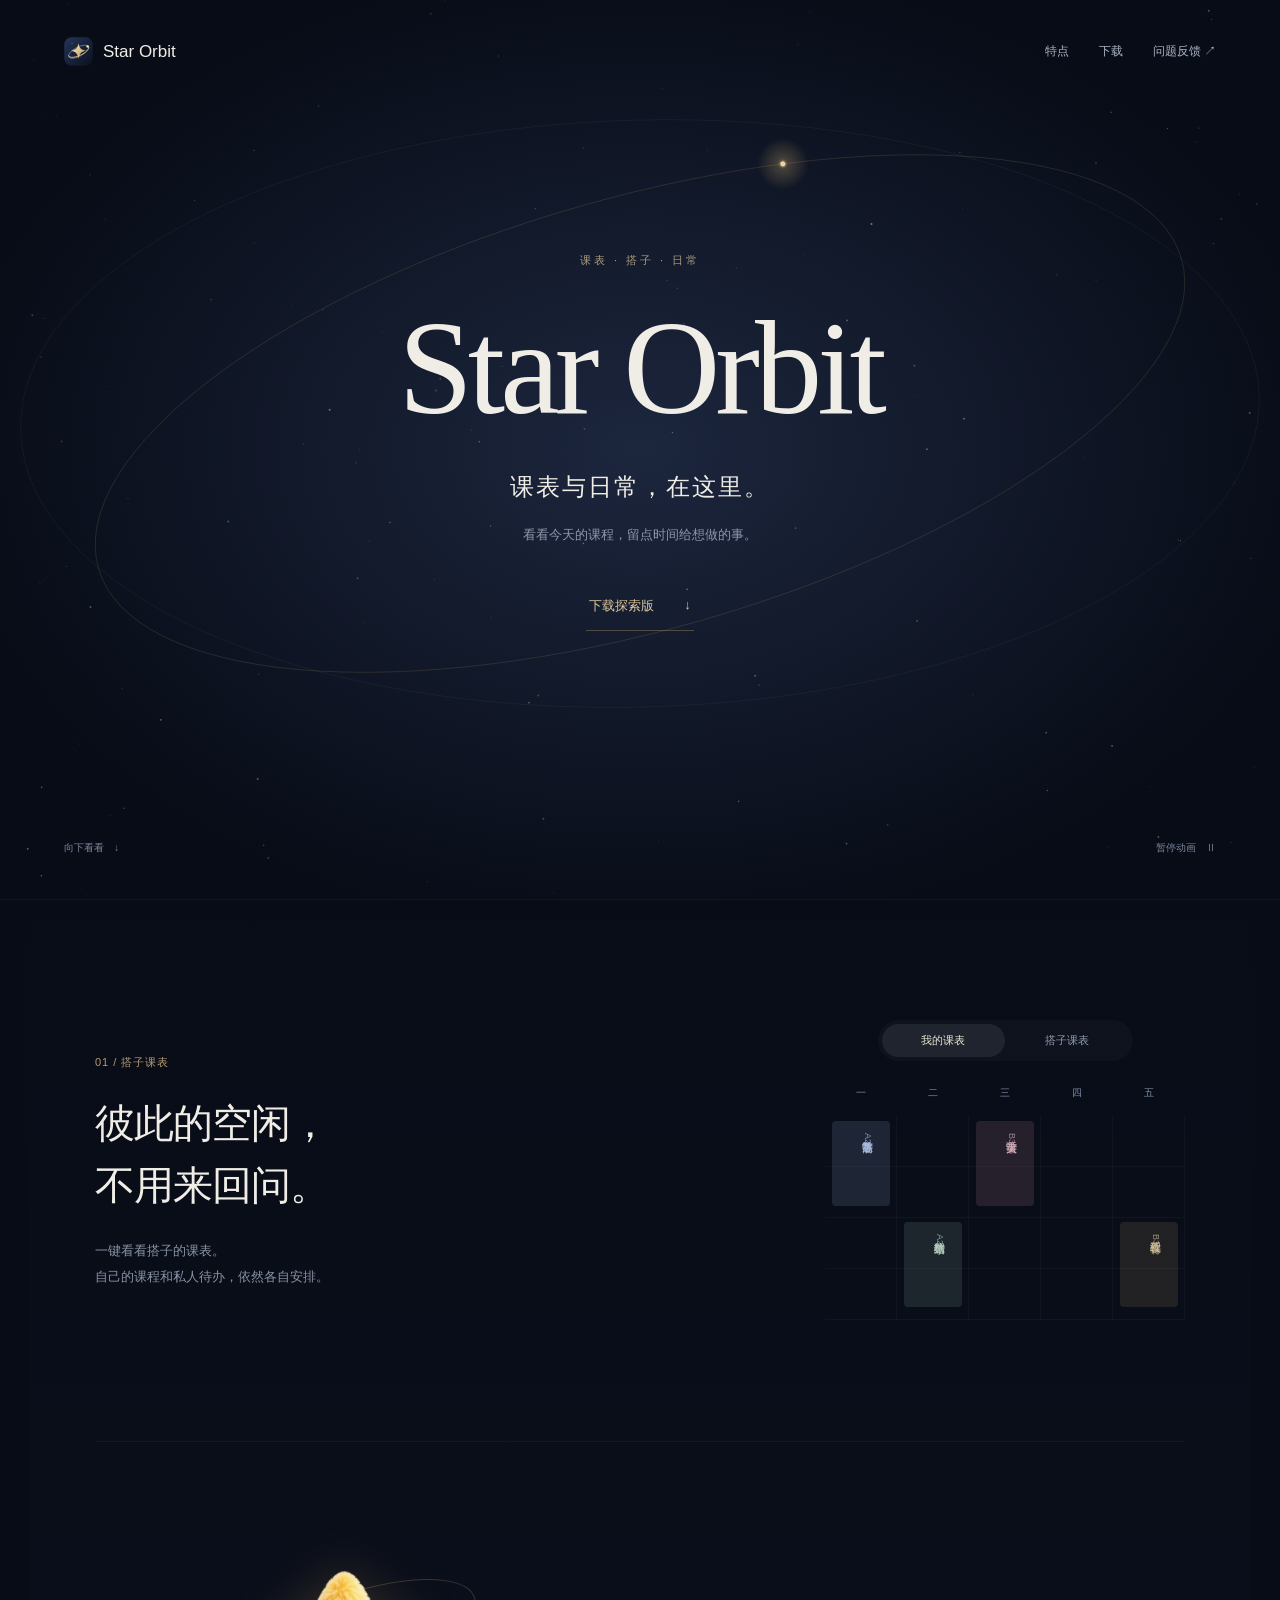
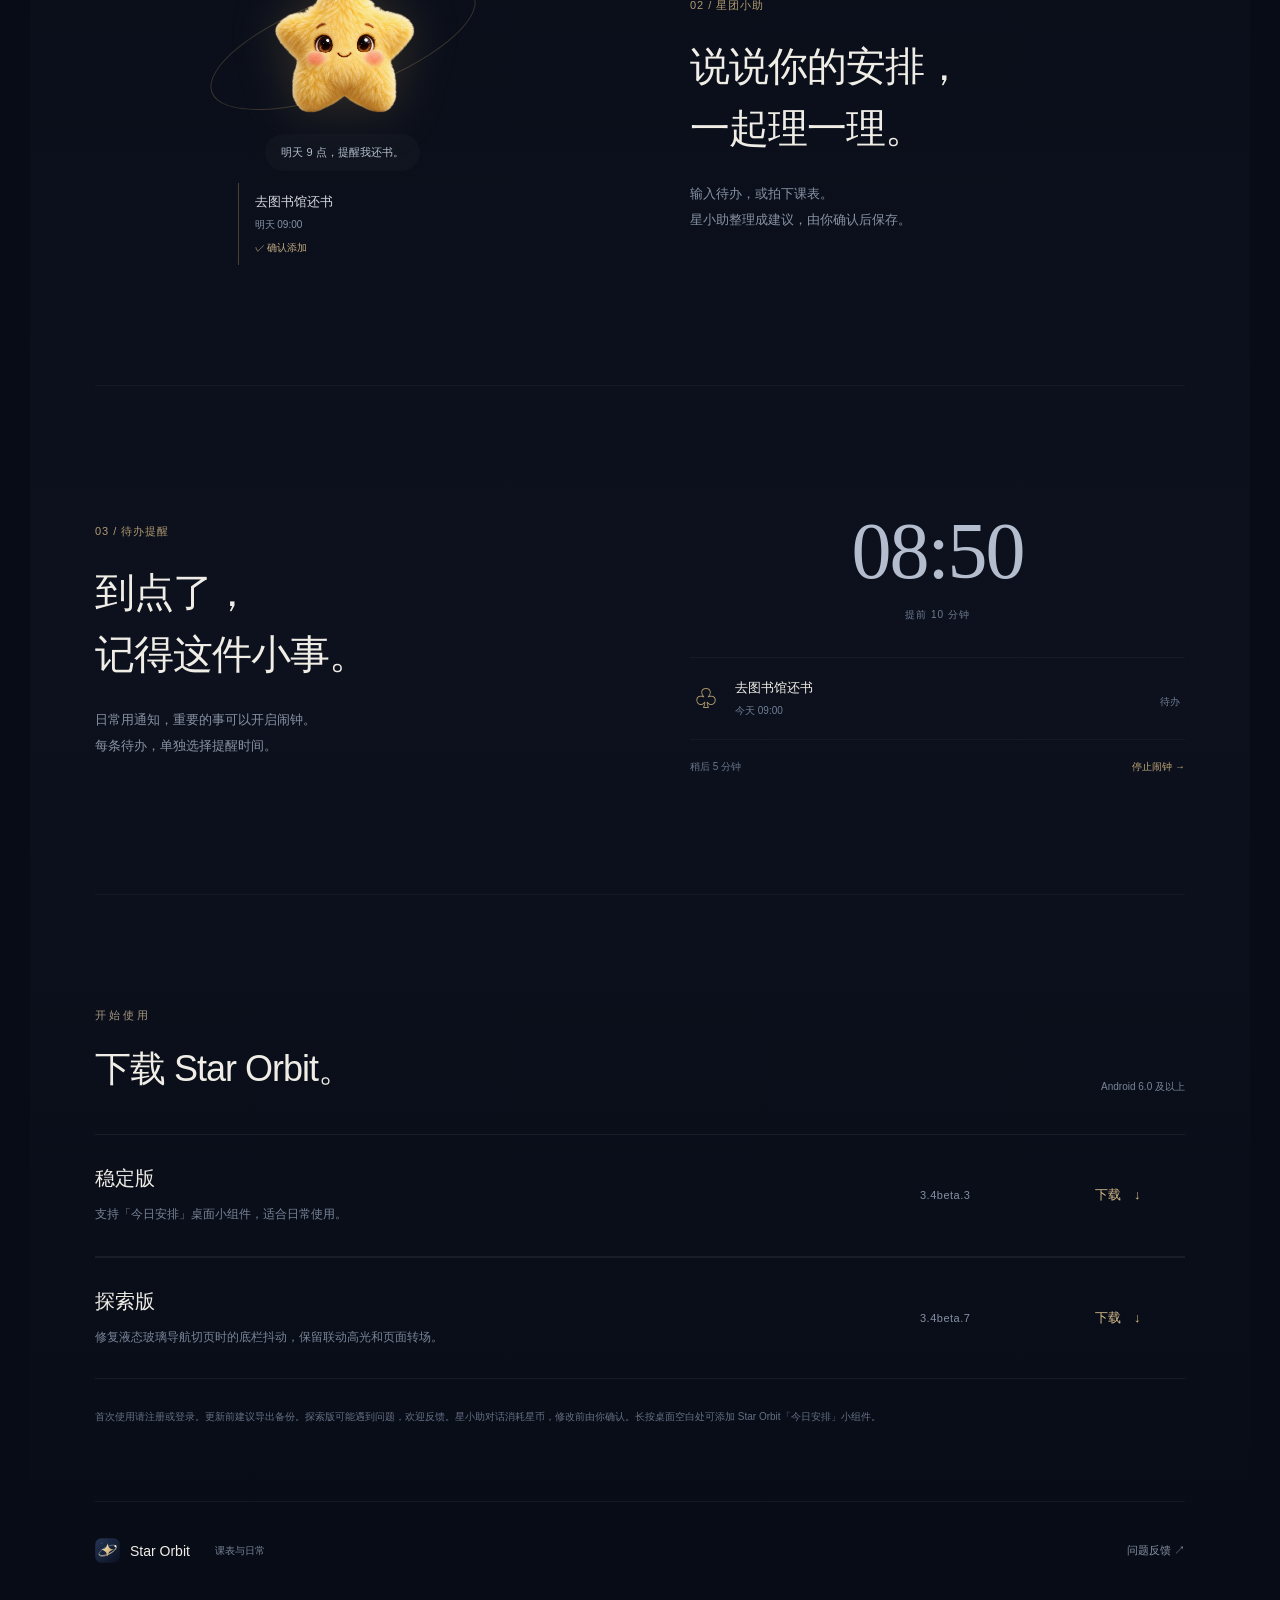
<file: web/download/index.html>
<!doctype html>
<html lang="zh-CN"><head><meta charset="utf-8"><meta name="viewport" content="width=device-width,initial-scale=1"><meta name="theme-color" content="#080c17"><meta name="description" content="Star Orbit，查看课程、连接搭子、安排日常。"><title>Star Orbit · 课表与日常</title><link rel="icon" href="art/orbit-mark.svg"><link rel="stylesheet" href="orbit-ui.css?v=2.1.0-beta.4"></head>
<body><section class="hero" id="home"><canvas id="universe" aria-hidden="true"></canvas><header class="nav"><a class="brand" href="#home"><img src="art/orbit-mark.svg" alt="" width="29" height="29">Star Orbit</a><nav aria-label="主导航"><a href="#features">特点</a><a href="#download">下载</a><a href="/feedback/">问题反馈 ↗</a></nav></header><div class="hero-content"><span class="overline">课表 · 搭子 · 日常</span><h1>Star Orbit</h1><h2>课表与日常，在这里。</h2><p>看看今天的课程，留点时间给想做的事。</p><a class="download-link" href="#download">下载探索版 <span>↓</span></a></div><div class="hero-bottom"><a href="#features">向下看看　↓</a><button id="motion-toggle" aria-pressed="false">暂停动画　Ⅱ</button></div></section>
<main><section class="features" id="features">
<article class="feature reveal"><div class="copy"><span class="number">01 / 搭子课表</span><h2>彼此的空闲，<br>不用来回问。</h2><p>一键看看搭子的课表。<br>自己的课程和私人待办，依然各自安排。</p></div><div class="schedule-demo"><div class="segmented"><b>我的课表</b><span>搭子课表</span></div><div class="week-label"><span>一</span><span>二</span><span>三</span><span>四</span><span>五</span></div><div class="calendar"><i>高等数学<small>A204</small></i><i>大学英语<small>B306</small></i><i>数据结构<small>A205</small></i><i>软件工程<small>B302</small></i></div></div></article>
<article class="feature reverse reveal"><div class="copy"><span class="number">02 / 星团小助</span><h2>说说你的安排，<br>一起理一理。</h2><p>输入待办，或拍下课表。<br>星小助整理成建议，由你确认后保存。</p></div><div class="mascot-demo"><div class="pet-orbit"></div><button class="big-plush" id="pet-demo" aria-label="看看星小助的表情"></button><div class="chat-bubble">明天 9 点，提醒我还书。</div><div class="chat-reply">去图书馆还书<small>明天 09:00</small><span>✓ 确认添加</span></div></div></article>
<article class="feature reveal"><div class="copy"><span class="number">03 / 待办提醒</span><h2>到点了，<br>记得这件小事。</h2><p>日常用通知，重要的事可以开启闹钟。<br>每条待办，单独选择提醒时间。</p></div><div class="reminder-demo"><div class="sample-time">08:50<small>提前 10 分钟</small></div><div class="alarm-task"><span>♧</span><div>去图书馆还书<small>今天 09:00</small></div><small>待办</small></div><div class="alarm-actions">稍后 5 分钟<span>停止闹钟 →</span></div></div></article></section>
<section class="downloads reveal" id="download"><span class="overline">开始使用</span><div class="download-heading"><h2>下载 Star Orbit。</h2><small>Android 6.0 及以上</small></div><article class="download-row"><div><h3>稳定版</h3><p>支持「今日安排」桌面小组件，适合日常使用。</p></div><small class="release">3.4beta.3</small><a href="downloads/StarOrbit-3.4beta.3.apk" download>下载　↓</a></article><article class="download-row"><div><h3>探索版</h3><p>修复液态玻璃导航切页时的底栏抖动，保留联动高光和页面转场。</p></div><small class="release">3.4beta.7</small><a href="downloads/StarOrbit-3.4beta.7.apk" download>下载　↓</a></article><p class="download-notes">首次使用请注册或登录。更新前建议导出备份。探索版可能遇到问题，欢迎反馈。星小助对话消耗星币，修改前由你确认。长按桌面空白处可添加 Star Orbit「今日安排」小组件。</p></section>
<footer><a class="brand" href="#home"><img src="art/orbit-mark.svg" alt="" width="25" height="25">Star Orbit</a><small>课表与日常</small><a href="/feedback/">问题反馈 ↗</a></footer></main><script src="orbit-ui.js?v=2.1.0-beta.4"></script></body></html>
</file>
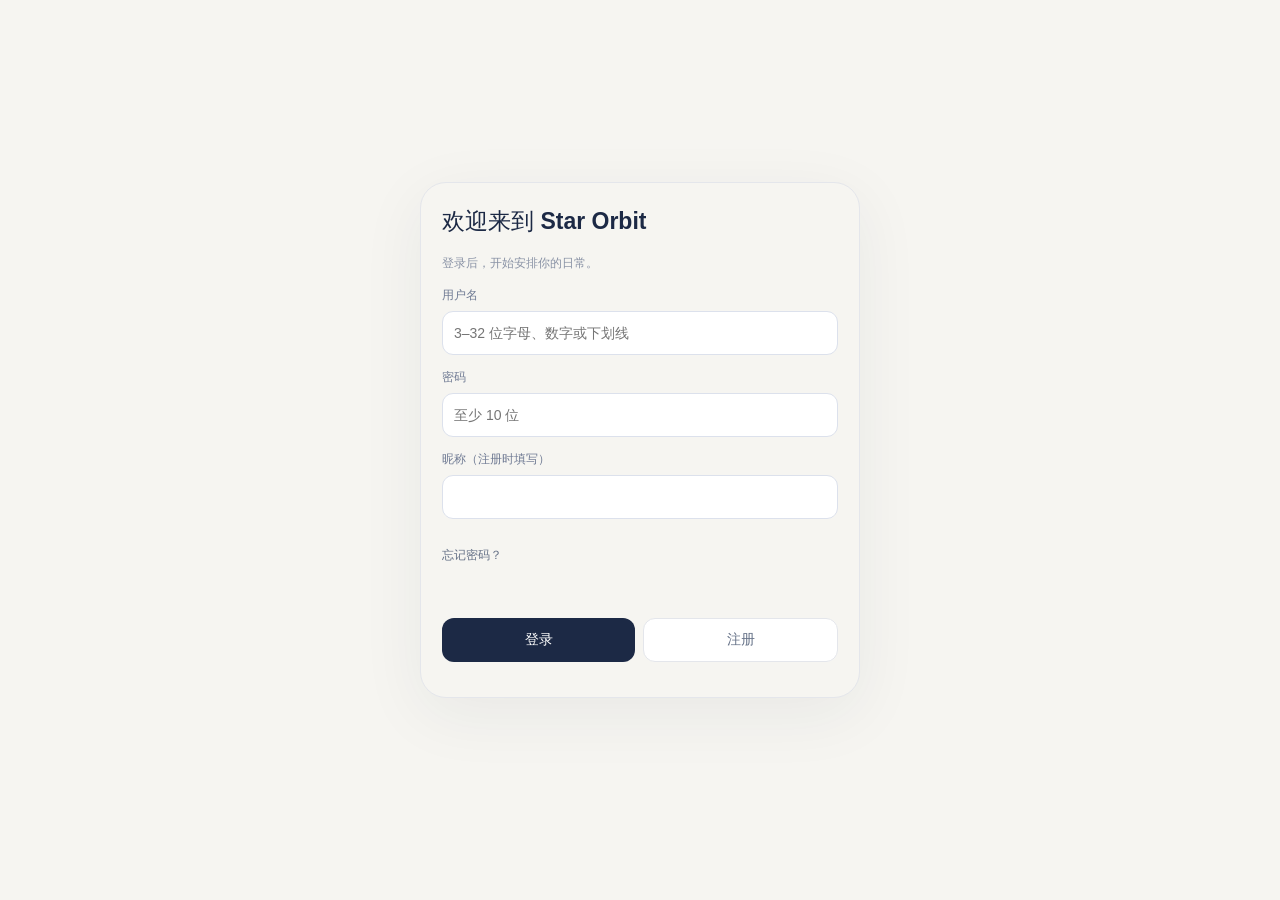
<file: app/src/main/assets/index.html>
<!doctype html>
<html lang="zh-CN">
<head>
  <meta charset="UTF-8">
  <meta name="viewport" content="width=device-width,initial-scale=1,viewport-fit=cover">
  <meta name="theme-color" content="#f7f5ef">
  <meta http-equiv="Content-Security-Policy" content="default-src 'self'; script-src 'self'; style-src 'self' 'unsafe-inline'; img-src 'self' data:; connect-src 'none'; object-src 'none'">
  <title>Star Orbit</title>
  <link rel="stylesheet" href="style.css">
  <link rel="stylesheet" href="v2.css">
  <link rel="stylesheet" href="background.css">
  <link rel="stylesheet" href="mascot.css">
  <link rel="stylesheet" href="ui-refresh.css">
  <link rel="stylesheet" href="time-wheel.css">
  <link rel="stylesheet" href="beta21.css">
  <link rel="stylesheet" href="glass-nav.css">
<link rel="stylesheet" href="stars.css"><link rel="stylesheet" href="stars-gifting.css"><link rel="stylesheet" href="gift-compact.css"><link rel="stylesheet" href="patch-33b4.css"><link rel="stylesheet" href="assistant-billing.css"></head>
<body>
<main>
  <section id="schedule-page" class="page active" aria-labelledby="nav-schedule">
    <nav class="week-nav" aria-label="切换周">
      <button id="prev" aria-label="上一周">‹</button>
      <div><strong id="week-title"></strong><small id="week-subtitle"></small></div>
      <button id="next" aria-label="下一周">›</button>
      <button id="today" class="today-button">今天</button>
    </nav>

    <div id="schedule-toggle" class="schedule-toggle" role="group" aria-label="选择课表" hidden>
      <span class="schedule-thumb" aria-hidden="true"></span>
      <button id="schedule-mine" class="selected" aria-pressed="true">我的课表</button>
      <button id="schedule-partner" aria-pressed="false">搭子课表</button>
    </div>
    <details id="schedule-management" class="schedule-management">
      <summary><span>课程与管理</span><span class="disclosure-arrow" aria-hidden="true">⌄</span></summary>
      <section class="now-card"><div class="now-copy"><div id="now-label" class="now-label"></div><div id="now-detail"></div></div></section>
      <div class="page-actions">
        <button id="partner-manage" class="secondary">搭子管理</button>
        <button id="times" class="secondary">作息时间</button>
        <button id="add" class="primary">＋ 课程</button>
      </div>
    </details>

    <section class="schedule-shell">
      <div id="week-head" class="week-head"></div>
      <div id="schedule" class="schedule"><div id="time-axis"></div><div id="grid" class="grid"></div></div>
    </section>
    <div class="legend"><span class="legend-hint">点课程看详情，点空白时段添加</span></div>
  </section>

  <section id="todo-page" class="page" hidden aria-labelledby="nav-todos">
    <section class="todo-hero">
      <div><div class="section-kicker">我的安排</div><h2>今天的待办</h2><p id="todo-subtitle"></p></div>
      <button id="add-todo" class="round-add" aria-label="新增待办">＋</button>
    </section>
    <section id="todo-filters" class="todo-summary" aria-label="筛选待办">
      <button type="button" data-filter="pending" aria-pressed="true"><strong id="todo-pending-count">0</strong><span>待完成</span></button>
      <button type="button" data-filter="today" aria-pressed="false"><strong id="todo-today-count">0</strong><span>今天</span></button>
      <button type="button" data-filter="completed" aria-pressed="false"><strong id="todo-done-count">0</strong><span>已完成</span></button>
    </section>
    <section id="todo-list" class="todo-list" aria-live="polite"></section>
    <p id="notification-note" class="notification-note"></p>
    <div class="reminder-actions"><button id="notification-settings" class="secondary" hidden>开启系统通知</button><button id="exact-settings" class="secondary" hidden>允许准时提醒</button></div>
  </section>
  <section id="settings-page" class="page" hidden><header class="settings-heading"><small>日常偏好</small><h2>设置</h2></header><div id="settings-content"></div></section>
</main>

<nav class="bottom-nav glass-nav" aria-label="主要页面">
  <span class="glass-nav-track" aria-hidden="true"><span class="glass-nav-lens"><span class="glass-nav-glint"></span></span></span>
  <button id="nav-schedule" class="selected" aria-current="page"><span>▦</span>课表</button>
  <button id="nav-todos"><span>✓</span>待办</button>
  <button id="settings" aria-label="设置与备份"><span>⚙</span>设置</button>
</nav>

<div id="modal" class="modal" hidden><section class="sheet" role="dialog" aria-modal="true" aria-labelledby="dialog-title"><div class="sheet-head"><h2 id="dialog-title"></h2><button id="close" class="icon-button" aria-label="关闭">×</button></div><div id="dialog-body"></div></section></div>
<div id="toast" role="status" class="toast" hidden></div>
<input id="import-file" type="file" accept="application/json,.json" hidden>
<input id="partner-file" type="file" accept="application/json,.json" hidden>
<button id="ai-fab" aria-label="打开 AI 助手，长按拖动位置">✦</button>
<section id="ai-panel" hidden role="dialog" aria-modal="true" aria-label="AI 助手">
  <header><div><strong>星小助</strong></div><button id="ai-config" class="icon-button" aria-label="助手设置">⚙</button><button id="ai-close" class="icon-button" aria-label="关闭 AI 助手">×</button></header>
  <div id="ai-stream"><section id="ai-welcome"><div class="welcome-orbit"><span class="plush-body"></span></div><h2>今天想安排些什么？</h2><p>我在这儿，慢慢说。</p><div class="ai-suggestions"><button type="button" data-ai-prompt="帮我安排一件待办">安排一件待办 <span>↗</span></button><button type="button" id="ai-photo-start">拍照识别课表 <span>↗</span></button><button type="button" data-ai-prompt="和我聊聊学习安排">聊聊学习安排 <span>↗</span></button></div></section><div id="ai-messages" aria-live="polite"></div></div>
  <div id="ai-photo-preview" hidden><img id="ai-photo" alt="待识别课表"><button id="ai-photo-remove" class="secondary">移除照片</button></div>
  <form id="ai-form"><textarea id="ai-input" maxlength="4000" placeholder="和星小助说说你的安排…" aria-label="输入消息"></textarea><div class="ai-tools"><button id="ai-upload" type="button" class="secondary">选图</button><button id="ai-camera" type="button" class="secondary">拍照</button><button id="ai-clear" type="button" class="secondary">清空</button><button id="ai-send" class="primary">发送</button></div><p class="ai-privacy">对话消耗星币 · 修改前由你确认</p></form>
</section>
<script src="core.js"></script><script src="ai-core.js"></script><script src="app.js"></script><script src="v2.js"></script><script src="background.js"></script><script src="alarms.js"></script><script src="mascot.js"></script><script src="time-wheel.js"></script><script src="ui-refresh.js"></script><script src="beta21.js"></script><script src="stars-gifting.js"></script><script src="stars.js"></script>
</body>
</html>
</file>
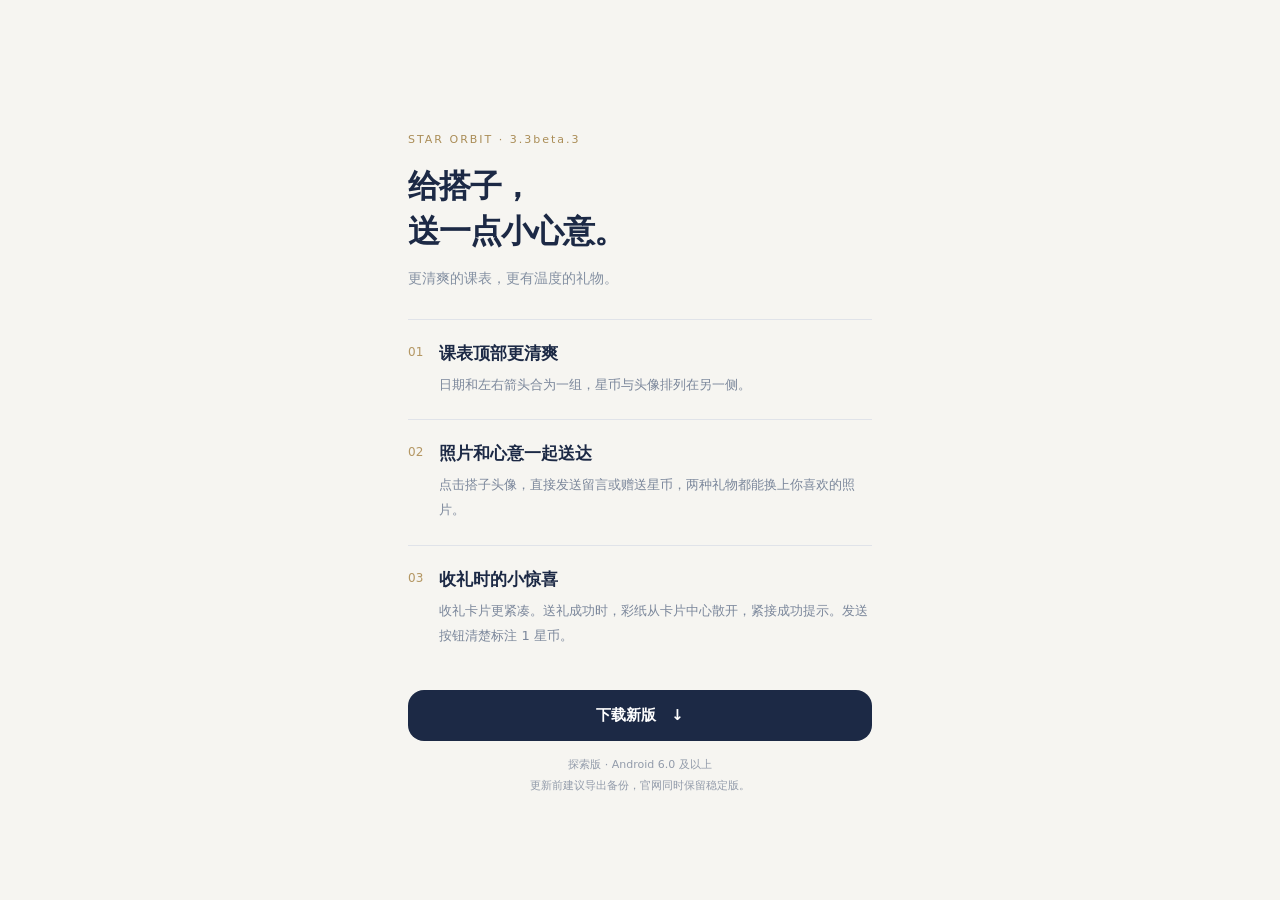
<file: backend/updates/3.2beta.6.html>
<!doctype html><html lang="zh-CN"><head><meta charset="utf-8"><meta name="viewport" content="width=device-width,initial-scale=1"><title>Star Orbit 新版更新</title><style>
*{box-sizing:border-box}body{margin:0;background:#f6f5f1;color:#1c2945;font-family:system-ui,-apple-system,sans-serif}main{max-width:520px;min-height:100vh;margin:auto;padding:62px 28px 32px;display:flex;flex-direction:column;justify-content:center}.eyebrow{color:#aa8d57;font-size:11px;letter-spacing:2px}h1{font-size:32px;line-height:1.4;font-weight:650;letter-spacing:-1px;margin:18px 0 12px}.intro{font-size:14px;color:#8490a2;line-height:1.8;margin-bottom:28px}.change{border-top:1px solid #e0e3e9;padding:22px 0;display:flex;gap:16px}.number{font-size:12px;color:#b49763;padding-top:3px}h2{font-size:17px;margin:0 0 8px;font-weight:600}p{font-size:13px;line-height:1.9;color:#7b879b;margin:0}.download{display:block;text-align:center;padding:16px;background:#1c2945;color:white;text-decoration:none;border-radius:16px;font-weight:600;font-size:15px;margin-top:20px}.note{font-size:11px;text-align:center;margin-top:14px;color:#929baa}.dots{display:flex;gap:6px;margin-top:13px}.dots i{width:8px;height:8px;border-radius:2px;transform:rotate(20deg);background:#ff3366}.dots i:nth-child(2){background:#ffb800}.dots i:nth-child(3){background:#00c985}.dots i:nth-child(4){background:#267aff}.dots i:nth-child(5){background:#a646ff}a:focus-visible{outline:3px solid #c4a56b;outline-offset:3px}
</style></head><body><main><span class="eyebrow">STAR ORBIT · 3.3beta.3</span><h1>给搭子，<br>送一点小心意。</h1><p class="intro">更清爽的课表，更有温度的礼物。</p><div class="change"><span class="number">01</span><div><h2>课表顶部更清爽</h2><p>日期和左右箭头合为一组，星币与头像排列在另一侧。</p></div></div><div class="change"><span class="number">02</span><div><h2>照片和心意一起送达</h2><p>点击搭子头像，直接发送留言或赠送星币，两种礼物都能换上你喜欢的照片。</p></div></div><div class="change"><span class="number">03</span><div><h2>收礼时的小惊喜</h2><p>收礼卡片更紧凑。送礼成功时，彩纸从卡片中心散开，紧接成功提示。发送按钮清楚标注 1 星币。</p></div></div><a class="download" href="/downloads/StarOrbit-3.3beta.3.apk" download>下载新版　↓</a><p class="note">探索版 · Android 6.0 及以上<br>更新前建议导出备份，官网同时保留稳定版。</p></main></body></html>
</file>
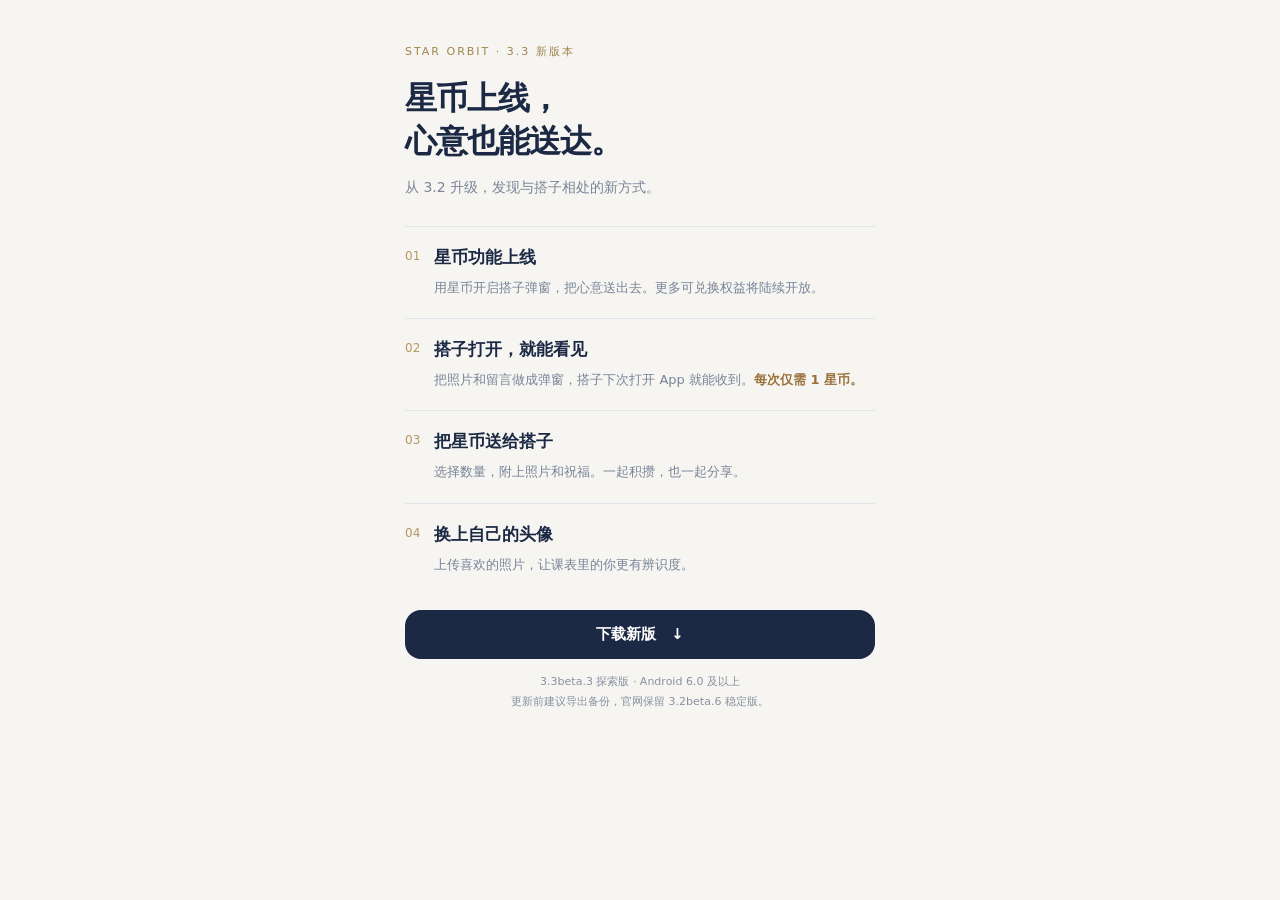
<file: backend/updates/3.3beta.3.html>
<!doctype html>
<html lang="zh-CN"><head><meta charset="utf-8"><meta name="viewport" content="width=device-width,initial-scale=1"><title>Star Orbit 3.3 · 星币上线</title><style>
*{box-sizing:border-box}body{margin:0;background:#f6f5f1;color:#1c2945;font-family:system-ui,-apple-system,sans-serif}main{max-width:520px;margin:auto;padding:40px 25px 28px}.eyebrow{color:#a1844e;font-size:11px;letter-spacing:2px}h1{font-size:32px;line-height:1.35;font-weight:650;letter-spacing:-1px;margin:18px 0 12px}.intro{font-size:14px;color:#788498;line-height:1.8;margin-bottom:25px}.change{border-top:1px solid #e0e3e9;padding:19px 0;display:flex;gap:14px}.number{font-size:12px;color:#b49763;padding-top:3px}h2{font-size:17px;margin:0 0 7px;font-weight:600}p{font-size:13px;line-height:1.8;color:#788498;margin:0}.price{color:#99713b;font-weight:600}.download{display:block;text-align:center;padding:15px;background:#1c2945;color:white;text-decoration:none;border-radius:16px;font-weight:600;font-size:15px;margin-top:15px}.note{font-size:11px;text-align:center;margin-top:13px;color:#8791a0}a:focus-visible{outline:3px solid #c4a56b;outline-offset:3px}@media(max-width:300px){main{padding:34px 18px 22px}h1{font-size:27px}.change{gap:10px}}
</style></head><body><main>
<span class="eyebrow">STAR ORBIT · 3.3 新版本</span>
<h1>星币上线，<br>心意也能送达。</h1>
<p class="intro">从 3.2 升级，发现与搭子相处的新方式。</p>
<section class="change"><span class="number">01</span><div><h2>星币功能上线</h2><p>用星币开启搭子弹窗，把心意送出去。更多可兑换权益将陆续开放。</p></div></section>
<section class="change"><span class="number">02</span><div><h2>搭子打开，就能看见</h2><p>把照片和留言做成弹窗，搭子下次打开 App 就能收到。<span class="price">每次仅需 1 星币。</span></p></div></section>
<section class="change"><span class="number">03</span><div><h2>把星币送给搭子</h2><p>选择数量，附上照片和祝福。一起积攒，也一起分享。</p></div></section>
<section class="change"><span class="number">04</span><div><h2>换上自己的头像</h2><p>上传喜欢的照片，让课表里的你更有辨识度。</p></div></section>
<a class="download" href="/downloads/StarOrbit-3.3beta.3.apk" download>下载新版　↓</a>
<p class="note">3.3beta.3 探索版 · Android 6.0 及以上<br>更新前建议导出备份，官网保留 3.2beta.6 稳定版。</p>
</main></body></html>
</file>
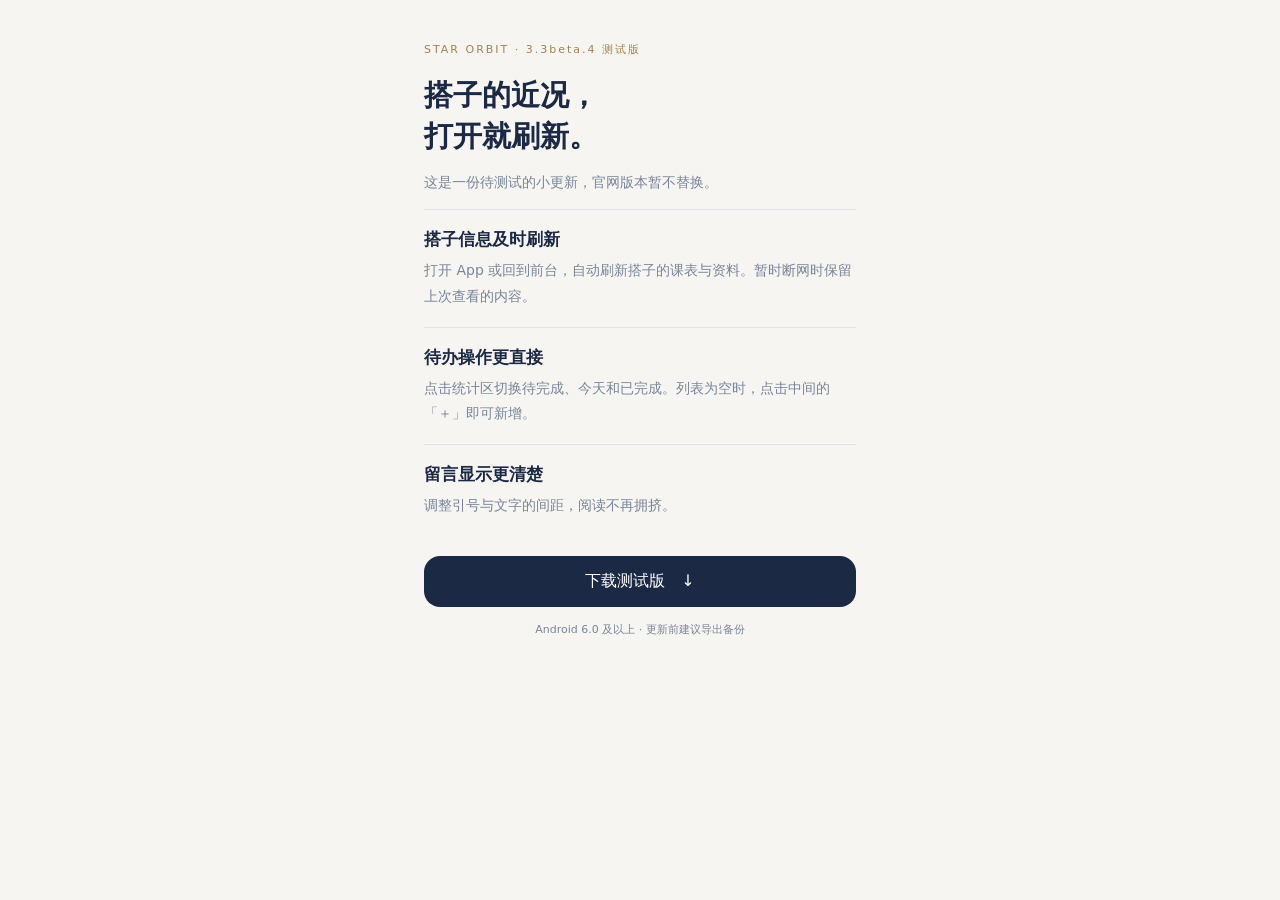
<file: backend/updates/3.3beta.4.html>
<!doctype html><html lang="zh-CN"><head><meta charset="utf-8"><meta name="viewport" content="width=device-width,initial-scale=1"><title>Star Orbit 3.3beta.4 测试更新</title><style>
*{box-sizing:border-box}body{margin:0;background:#f6f5f1;color:#1c2945;font-family:system-ui,sans-serif}main{max-width:480px;margin:auto;padding:38px 24px}.tag{font-size:11px;letter-spacing:2px;color:#a1844e}h1{font-size:29px;line-height:1.4;margin:18px 0 12px}p{font-size:14px;line-height:1.8;color:#798599}section{border-top:1px solid #e0e3e9;padding:18px 0}h2{font-size:17px;margin:0 0 7px}section p{margin:0}.download{display:block;margin:20px 0 13px;background:#1c2945;color:#fff;border-radius:16px;padding:15px;text-align:center;text-decoration:none}.note{text-align:center;font-size:11px}a:focus-visible{outline:3px solid #c4a56b;outline-offset:3px}
</style></head><body><main><span class="tag">STAR ORBIT · 3.3beta.4 测试版</span><h1>搭子的近况，<br>打开就刷新。</h1><p>这是一份待测试的小更新，官网版本暂不替换。</p><section><h2>搭子信息及时刷新</h2><p>打开 App 或回到前台，自动刷新搭子的课表与资料。暂时断网时保留上次查看的内容。</p></section><section><h2>待办操作更直接</h2><p>点击统计区切换待完成、今天和已完成。列表为空时，点击中间的「＋」即可新增。</p></section><section><h2>留言显示更清楚</h2><p>调整引号与文字的间距，阅读不再拥挤。</p></section><a class="download" href="https://github.com/xiatian8767-creator/time-arrange/releases/download/v3.3beta.4/StarOrbit-3.3beta.4.apk">下载测试版　↓</a><p class="note">Android 6.0 及以上 · 更新前建议导出备份</p></main></body></html>
</file>
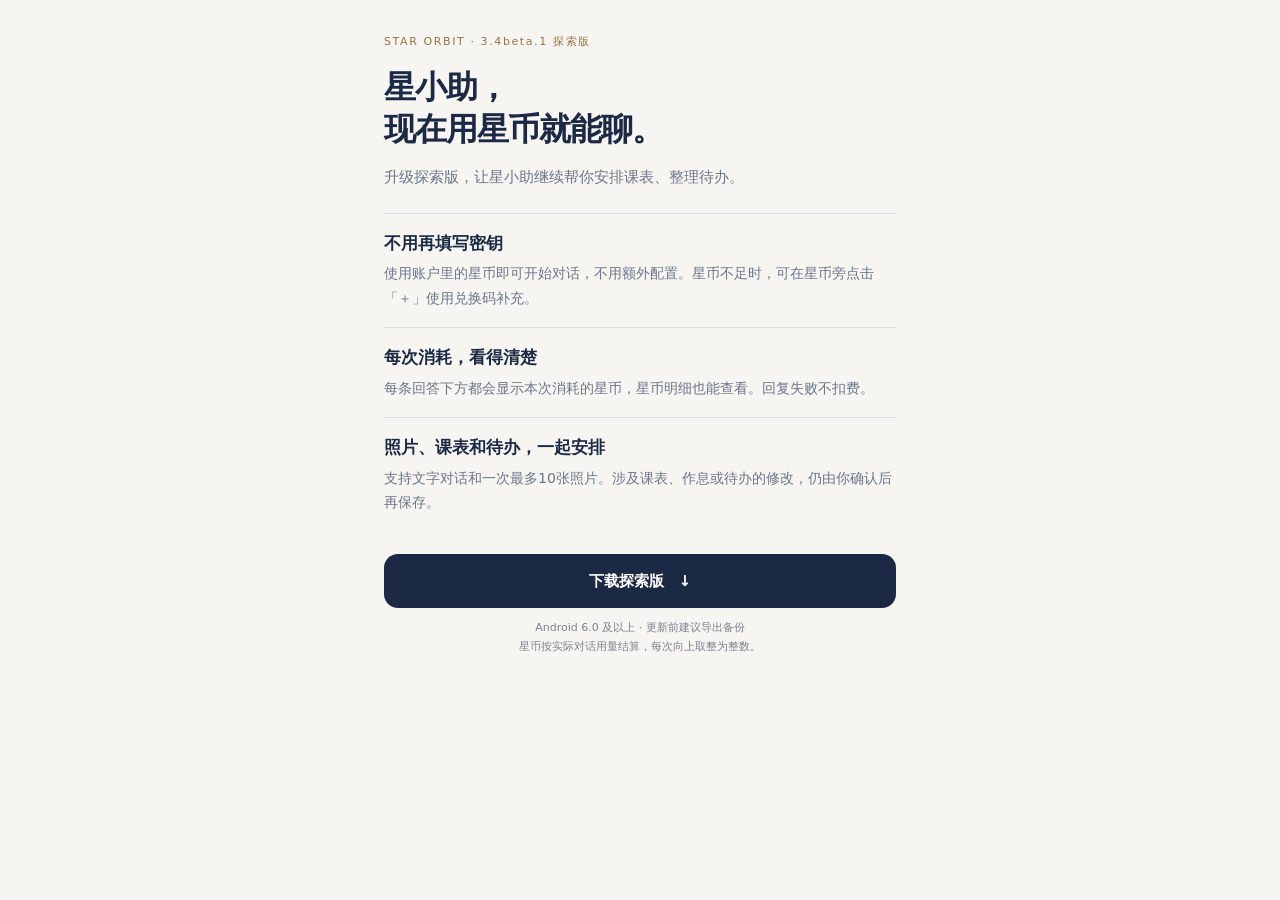
<file: backend/updates/3.4beta.1.html>
<!doctype html>
<html lang="zh-CN">
<head>
  <meta charset="utf-8">
  <meta name="viewport" content="width=device-width,initial-scale=1,viewport-fit=cover">
  <meta name="theme-color" content="#f6f5f1">
  <title>Star Orbit · 3.4beta.1 探索版</title>
  <style>
    *{box-sizing:border-box}body{margin:0;background:#f6f5f1;color:#1c2945;font:15px/1.75 system-ui,-apple-system,"Microsoft YaHei",sans-serif}main{max-width:560px;margin:auto;padding:32px 24px 24px}.tag{color:#947544;font-size:11px;letter-spacing:1.6px}h1{font-size:32px;line-height:1.3;letter-spacing:-1px;margin:16px 0 14px}.intro{color:#6b7689;margin:0 0 22px}section{padding:17px 0;border-top:1px solid #dedfe3}h2{font-size:17px;line-height:1.5;margin:0 0 5px;font-weight:650}section p{color:#6b7689;margin:0;font-size:14px}.download{display:block;margin-top:22px;padding:14px 18px;border-radius:14px;background:#1c2945;color:#fff;text-align:center;text-decoration:none;font-weight:600}.note{color:#7a8190;font-size:11px;text-align:center;line-height:1.7;margin:11px 0 0}a:focus-visible{outline:3px solid #bd9458;outline-offset:4px}@media(max-width:340px){main{padding:25px 19px}h1{font-size:28px}}
  </style>
</head>
<body>
  <main>
    <div class="tag">STAR ORBIT · 3.4beta.1 探索版</div>
    <h1>星小助，<br>现在用星币就能聊。</h1>
    <p class="intro">升级探索版，让星小助继续帮你安排课表、整理待办。</p>
    <section>
      <h2>不用再填写密钥</h2>
      <p>使用账户里的星币即可开始对话，不用额外配置。星币不足时，可在星币旁点击「＋」使用兑换码补充。</p>
    </section>
    <section>
      <h2>每次消耗，看得清楚</h2>
      <p>每条回答下方都会显示本次消耗的星币，星币明细也能查看。回复失败不扣费。</p>
    </section>
    <section>
      <h2>照片、课表和待办，一起安排</h2>
      <p>支持文字对话和一次最多10张照片。涉及课表、作息或待办的修改，仍由你确认后再保存。</p>
    </section>
    <a class="download" href="/downloads/StarOrbit-3.4beta.1.apk">下载探索版　↓</a>
    <p class="note">Android 6.0 及以上 · 更新前建议导出备份<br>星币按实际对话用量结算，每次向上取整为整数。</p>
  </main>
</body>
</html>
</file>
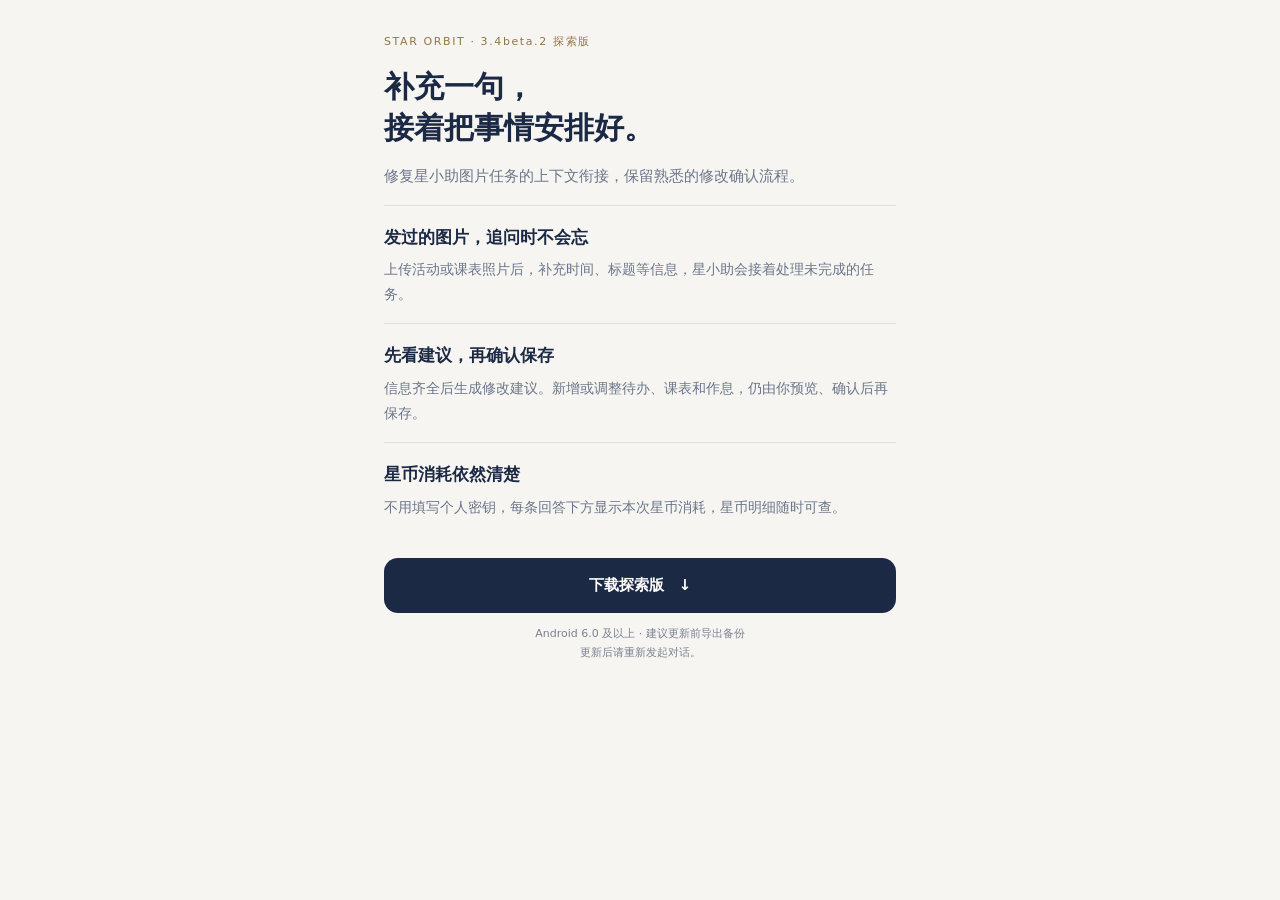
<file: backend/updates/3.4beta.2.html>
<!doctype html><html lang="zh-CN"><head><meta charset="utf-8"><meta name="viewport" content="width=device-width,initial-scale=1"><meta name="theme-color" content="#f6f5f1"><title>Star Orbit · 3.4beta.2 探索版</title><style>*{box-sizing:border-box}body{margin:0;background:#f6f5f1;color:#1c2945;font:15px/1.75 system-ui,-apple-system,"Microsoft YaHei",sans-serif}main{max-width:560px;margin:auto;padding:32px 24px 24px}.tag{color:#947544;font-size:11px;letter-spacing:1.6px}h1{font-size:30px;line-height:1.35;margin:16px 0 14px}.intro,section p{color:#6b7689}section{padding:17px 0;border-top:1px solid #dedfe3}h2{font-size:17px;margin:0 0 5px}section p{font-size:14px;margin:0}.download{display:block;margin-top:22px;padding:14px 18px;border-radius:14px;background:#1c2945;color:#fff;text-align:center;text-decoration:none;font-weight:600}.note{color:#7a8190;font-size:11px;text-align:center;margin:11px 0 0}a:focus-visible{outline:3px solid #bd9458;outline-offset:4px}</style></head><body><main><div class="tag">STAR ORBIT · 3.4beta.2 探索版</div><h1>补充一句，<br>接着把事情安排好。</h1><p class="intro">修复星小助图片任务的上下文衔接，保留熟悉的修改确认流程。</p><section><h2>发过的图片，追问时不会忘</h2><p>上传活动或课表照片后，补充时间、标题等信息，星小助会接着处理未完成的任务。</p></section><section><h2>先看建议，再确认保存</h2><p>信息齐全后生成修改建议。新增或调整待办、课表和作息，仍由你预览、确认后再保存。</p></section><section><h2>星币消耗依然清楚</h2><p>不用填写个人密钥，每条回答下方显示本次星币消耗，星币明细随时可查。</p></section><a class="download" href="/downloads/StarOrbit-3.4beta.2.apk">下载探索版　↓</a><p class="note">Android 6.0 及以上 · 建议更新前导出备份<br>更新后请重新发起对话。</p></main></body></html>
</file>
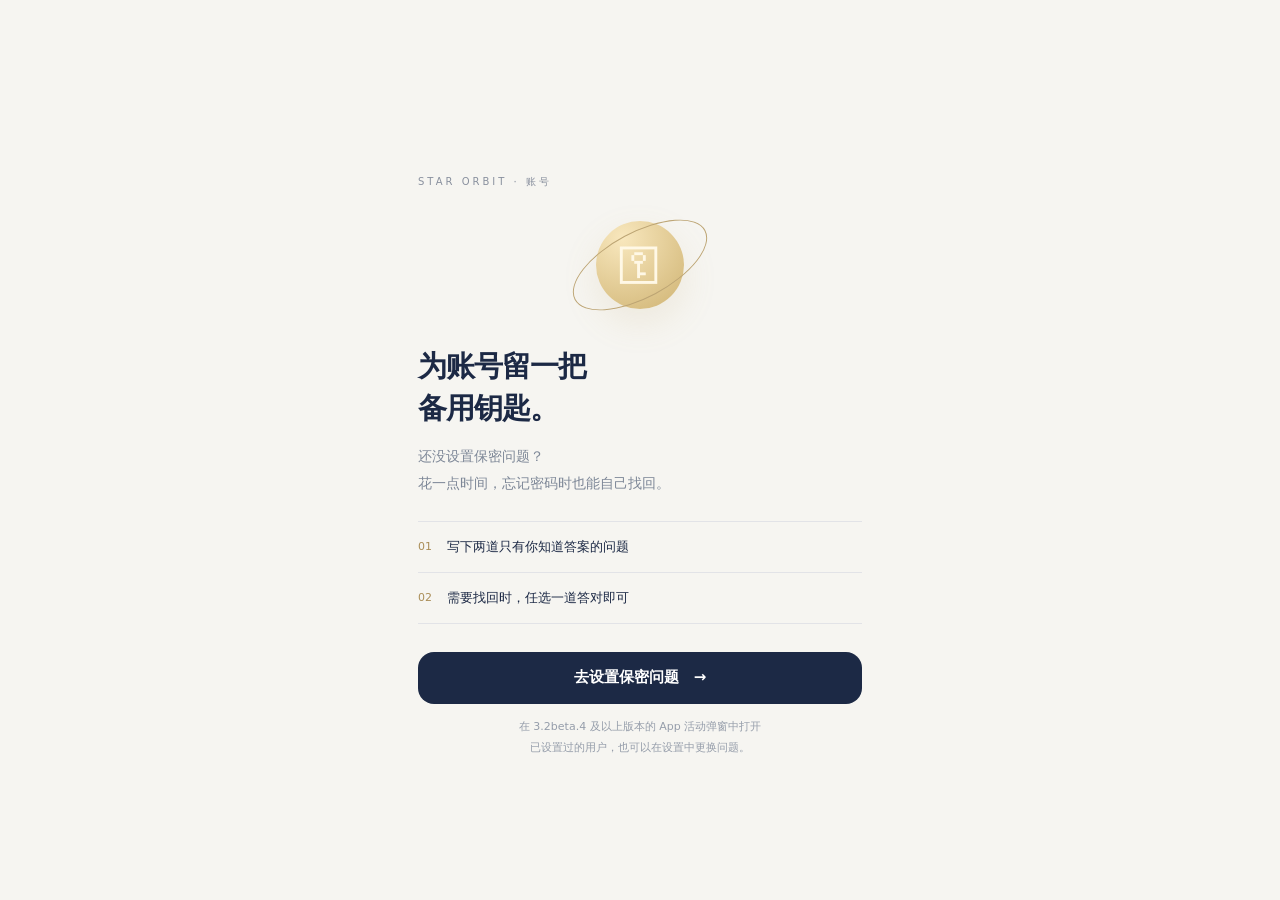
<file: backend/updates/security.html>
<!doctype html>
<html lang="zh-CN"><head><meta charset="utf-8"><meta name="viewport" content="width=device-width,initial-scale=1"><title>为账号留一把备用钥匙</title><style>
*{box-sizing:border-box}html{background:#f6f5f1;color:#1c2945;font-family:system-ui,-apple-system,"Segoe UI",sans-serif}body{margin:0}main{max-width:500px;margin:auto;min-height:100vh;display:flex;flex-direction:column;justify-content:center;padding:64px 28px 30px}.brand{font-size:10px;letter-spacing:3px;color:#89909e}.orbit{position:relative;margin:26px auto 24px;width:124px;height:100px;display:grid;place-items:center}.orbit:before{content:"";position:absolute;inset:17px -12px;border:1px solid #bda574;border-radius:50%;transform:rotate(-28deg)}.key{font-size:46px;background:radial-gradient(circle at 30% 20%,#f8e7bd,#cfb372);color:#fff8e6;width:88px;height:88px;border-radius:50%;display:grid;place-items:center;box-shadow:0 14px 35px #c2a26425}h1{font-size:29px;font-weight:650;line-height:1.45;letter-spacing:-1px;margin:6px 0 14px}p{font-size:14px;color:#7d8797;line-height:1.9;margin:0}.steps{margin:24px 0 28px;border-top:1px solid #e2e3e7}.step{display:flex;gap:15px;padding:14px 0;border-bottom:1px solid #e2e3e7;font-size:13px;line-height:1.7}.step span{color:#aa8d57;font-size:11px;padding-top:2px}.action{display:block;background:#1c2945;color:white;border-radius:16px;padding:16px;text-align:center;text-decoration:none;font-weight:600;font-size:15px;min-height:52px}.action:active{background:#34425f}.note{font-size:11px;text-align:center;margin-top:13px;color:#959daa}.action:focus-visible{outline:3px solid #bea16a;outline-offset:3px}@media(max-height:540px){main{justify-content:flex-start;padding-top:55px}.orbit{margin:8px auto;height:70px}.key{width:64px;height:64px;font-size:36px}h1{font-size:25px}.steps{margin:16px 0}.step{padding:10px 0}}
</style></head><body><main><div class="brand">STAR ORBIT · 账号</div><div class="orbit" aria-hidden="true"><span class="key">⚿</span></div><h1>为账号留一把<br>备用钥匙。</h1><p>还没设置保密问题？<br>花一点时间，忘记密码时也能自己找回。</p><div class="steps"><div class="step"><span>01</span>写下两道只有你知道答案的问题</div><div class="step"><span>02</span>需要找回时，任选一道答对即可</div></div><a class="action" href="starorbit://settings/security">去设置保密问题　→</a><p class="note">在 3.2beta.4 及以上版本的 App 活动弹窗中打开<br>已设置过的用户，也可以在设置中更换问题。</p></main></body></html>
</file>
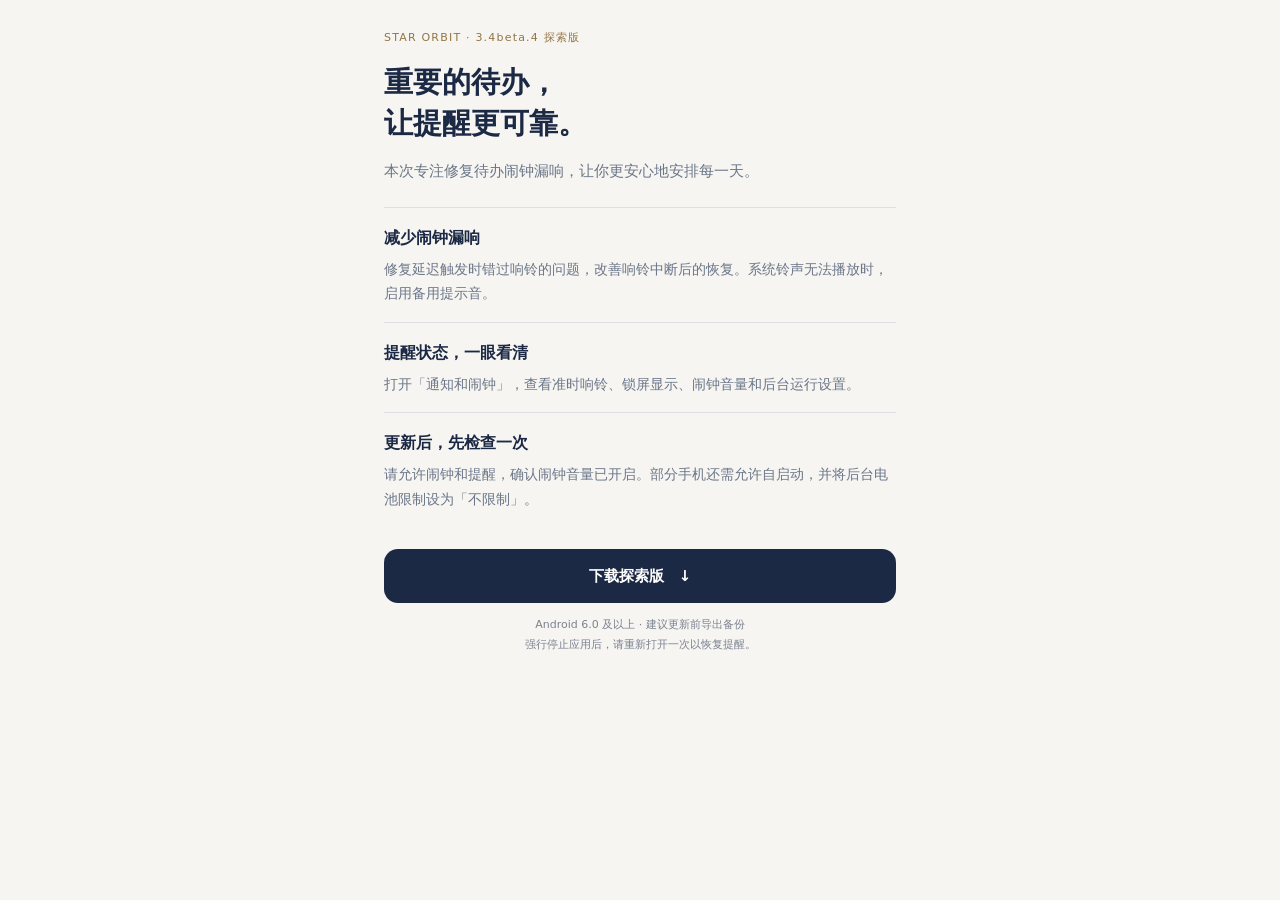
<file: web/download/update.html>
<!doctype html>
<html lang="zh-CN"><head><meta charset="utf-8"><meta name="viewport" content="width=device-width,initial-scale=1"><meta name="theme-color" content="#f6f5f1"><title>Star Orbit · 3.4beta.4 探索版</title>
<style>*{box-sizing:border-box}body{margin:0;background:#f6f5f1;color:#1c2945;font:15px/1.75 system-ui,-apple-system,"Microsoft YaHei",sans-serif}main{max-width:560px;margin:auto;padding:28px 24px 22px}.tag{color:#947544;font-size:11px;letter-spacing:1.2px}h1{font-size:29px;line-height:1.4;margin:15px 0 12px}.intro,section p{color:#6b7689}.intro{margin-bottom:22px}section{padding:16px 0;border-top:1px solid #dedfe3}h2{font-size:16px;margin:0 0 5px}section p{font-size:14px;margin:0}.download{display:block;margin-top:22px;padding:14px;border-radius:14px;background:#1c2945;color:#fff;text-align:center;text-decoration:none;font-weight:600}.note{color:#7a8190;font-size:11px;text-align:center;margin-top:12px}a:focus-visible{outline:3px solid #bd9458;outline-offset:4px}</style></head>
<body><main><div class="tag">STAR ORBIT · 3.4beta.4 探索版</div><h1>重要的待办，<br>让提醒更可靠。</h1><p class="intro">本次专注修复待办闹钟漏响，让你更安心地安排每一天。</p>
<section><h2>减少闹钟漏响</h2><p>修复延迟触发时错过响铃的问题，改善响铃中断后的恢复。系统铃声无法播放时，启用备用提示音。</p></section>
<section><h2>提醒状态，一眼看清</h2><p>打开「通知和闹钟」，查看准时响铃、锁屏显示、闹钟音量和后台运行设置。</p></section>
<section><h2>更新后，先检查一次</h2><p>请允许闹钟和提醒，确认闹钟音量已开启。部分手机还需允许自启动，并将后台电池限制设为「不限制」。</p></section>
<a class="download" href="/downloads/StarOrbit-3.4beta.4.apk">下载探索版　↓</a><p class="note">Android 6.0 及以上 · 建议更新前导出备份<br>强行停止应用后，请重新打开一次以恢复提醒。</p></main></body></html>
</file>
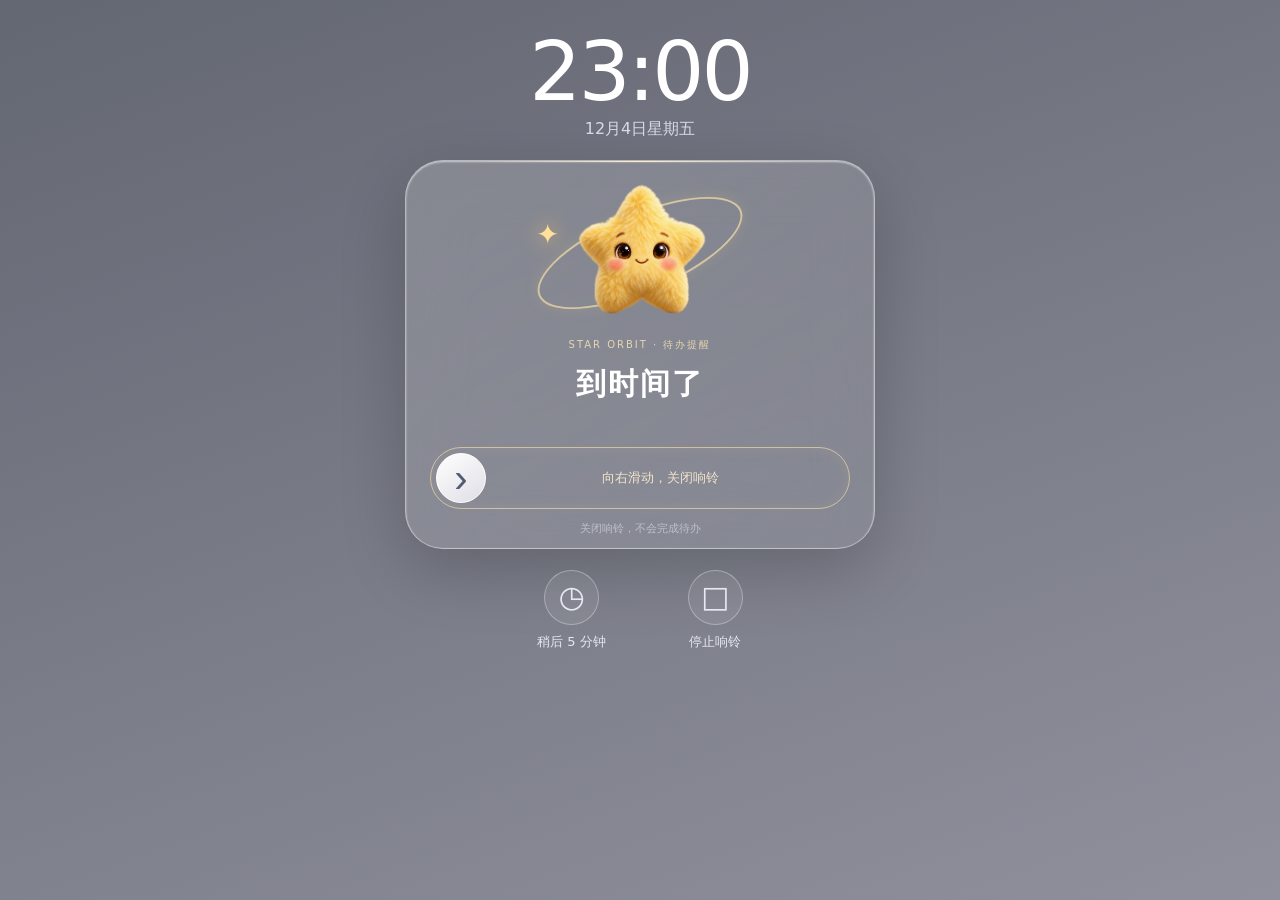
<file: app/src/main/assets/alarm.html>
<!doctype html><html lang="zh-CN"><head><meta charset="utf-8"><meta name="viewport" content="width=device-width,initial-scale=1,viewport-fit=cover"><title>待办提醒</title><link rel="stylesheet" href="alarm.css"></head><body>
<main><header><time id="clock"></time><p id="date"></p></header><section class="glass" aria-label="待办闹钟"><div class="art"><div class="orbit"></div><div class="plush"></div><i>✦</i></div><span class="eyebrow">STAR ORBIT · 待办提醒</span><h1>到时间了</h1><div id="tasks" aria-live="polite"></div><div class="slide" id="slide"><span>向右滑动，关闭响铃</span><button id="handle" aria-label="向右拖动关闭闹钟">›</button></div><p class="caption">关闭响铃，不会完成待办</p></section><footer><button id="snooze"><span>◷</span>稍后 5 分钟</button><button id="stop"><span>□</span>停止响铃</button></footer></main><script src="alarm.js"></script></body></html>
</file>
<file: web/download/orbit-ui.css>
:root{color-scheme:dark;font-family:"Segoe UI","Microsoft YaHei",sans-serif;font-synthesis:none;background:#080c17;color:#efede6}*{box-sizing:border-box}html{scroll-behavior:smooth;scroll-padding-top:30px}body{margin:0;min-width:300px}a{color:inherit;text-decoration:none}button{font:inherit;color:inherit;border:0;background:transparent;cursor:pointer}a:focus-visible,button:focus-visible{outline:2px solid #c4a56b;outline-offset:5px}h1,h2,h3,p{margin:0}.brand{display:flex;align-items:center;gap:10px;font-size:17px;font-weight:500;white-space:nowrap}.hero{height:100svh;min-height:680px;max-height:1000px;background:radial-gradient(ellipse at 50% 50%,#1c263d,#080c17 76%);position:relative;overflow:hidden;border-bottom:1px solid #ffffff08}canvas{position:absolute;inset:0;width:100%;height:100%;pointer-events:none}.nav{position:absolute;z-index:2;top:0;left:0;right:0;display:flex;justify-content:space-between;align-items:center;padding:30px 5vw}.nav nav{display:flex;align-items:center;gap:30px;font-size:12px;color:#abb4c5}.nav nav a{padding:13px 0}.hero-content{position:absolute;left:20px;right:20px;top:49%;transform:translateY(-50%);text-align:center}.overline{color:#a89a80;font-size:11px;letter-spacing:3px}.hero h1{font-family:Georgia,"Times New Roman",serif;font-size:clamp(66px,10.5vw,152px);line-height:1.14;letter-spacing:-5px;font-weight:400;margin:23px 0 27px}.hero h2{font-weight:400;font-size:24px;letter-spacing:2px;margin-bottom:20px}.hero p{font-size:13px;color:#8e98aa;line-height:1.9}.download-link{display:inline-flex;gap:30px;border-bottom:1px solid #b99b665c;color:#dcc69a;padding:15px 3px;font-size:13px;margin-top:35px}.hero-bottom{position:absolute;left:5vw;right:5vw;bottom:32px;display:flex;justify-content:space-between;font-size:10px;color:#7a869b}.hero-bottom>*{padding:12px 0}main{max-width:1220px;margin:auto;padding:0 65px;background:linear-gradient(#080c17,#0c111d 58%,#080c17)}.feature{padding:120px 0;display:grid;grid-template-columns:1fr 1fr;gap:100px;align-items:center;border-bottom:1px solid #ffffff0a}.number{font-size:11px;color:#b19a71;letter-spacing:1px}.copy h2{font-size:40px;font-weight:400;line-height:1.55;letter-spacing:-1px;margin:22px 0}.copy p{font-size:13px;color:#8893a5;line-height:2}.reverse .copy{grid-column:2;grid-row:1}.reverse .mascot-demo{grid-column:1;grid-row:1}.schedule-demo{width:100%;max-width:360px;margin-left:auto}.segmented{display:flex;max-width:255px;margin:0 auto 25px;background:#ffffff06;padding:4px;border-radius:25px;font-size:11px;color:#8d99af}.segmented>*{flex:1;text-align:center;padding:9px;font-weight:400;border-radius:25px}.segmented b{background:#d7e0ef15;color:#e9e3d5}.week-label{display:grid;grid-template-columns:repeat(5,1fr);text-align:center;font-size:10px;color:#7e8ca4;margin:0 0 16px}.calendar{height:205px;position:relative;background:repeating-linear-gradient(to right,transparent,transparent calc(20% - 1px),#ffffff08 calc(20% - 1px),#ffffff08 20%),repeating-linear-gradient(to bottom,transparent,transparent 50px,#ffffff08 50px,#ffffff08 51px)}.calendar i{position:absolute;top:5px;left:2%;width:16%;height:85px;background:#879ec62b;color:#adc0e1;writing-mode:vertical-rl;padding:12px 13px;border-radius:4px;font-size:11px;line-height:1.8;font-style:normal}.calendar small{font-size:9px;color:inherit;opacity:.7}.calendar i:nth-child(2){left:42%;background:#cf91a125;color:#cfacb6}.calendar i:nth-child(3){left:22%;top:106px;background:#93b3a225;color:#b4cabc}.calendar i:nth-child(4){left:82%;top:106px;background:#c9ac6e20;color:#d0be98}.mascot-demo{min-height:260px;position:relative;display:grid;justify-items:center}.big-plush{width:160px;height:160px;background:url(art/star-sprites.png) 0 0/200% 200%;z-index:1;animation:drift 9s ease-in-out infinite;filter:drop-shadow(0 0 25px #d5ac5936)}.pet-orbit{position:absolute;top:35px;width:280px;height:95px;border:1px solid #c4a56b40;border-radius:50%;transform:rotate(-20deg)}.chat-bubble{font-size:11px;color:#b4bfd0;background:#ffffff05;padding:11px 16px;border-radius:20px;margin:12px 0}.chat-reply{border-left:1px solid #b99a6559;padding:10px 16px;width:210px;font-size:13px;color:#d4d6dd}.chat-reply small{display:block;color:#8893a5;font-size:10px;margin:7px 0}.chat-reply span{font-size:10px;color:#c3ab80}.sample-time{font-family:Georgia,serif;font-size:80px;text-align:center;color:#b4bdcd;letter-spacing:-2px}.sample-time small{display:block;font:10px "Segoe UI","Microsoft YaHei",sans-serif;letter-spacing:1px;color:#6f7b90;margin-top:11px}.alarm-task{display:flex;gap:18px;align-items:center;margin:35px 0 20px;padding:21px 5px;border-block:1px solid #ffffff0a;font-size:13px}.alarm-task>span{font-size:22px;color:#b9a06e}.alarm-task small{display:block;font-size:10px;color:#707e93;margin-top:7px}.alarm-task>small{margin-left:auto}.alarm-actions{display:flex;justify-content:space-between;font-size:10px;color:#69768b}.alarm-actions span{color:#bfa678}.downloads{padding:110px 0 75px}.download-heading{display:flex;justify-content:space-between;align-items:end;margin:22px 0 40px;gap:20px}.download-heading h2{font-size:36px;letter-spacing:-1px;font-weight:400}.download-heading small{font-size:10px;color:#79869a}.download-row{display:grid;grid-template-columns:1fr 150px 90px;align-items:center;gap:25px;padding:30px 0;border-block:1px solid #ffffff10}.download-row h3{font-size:20px;font-weight:400}.download-row p{font-size:12px;color:#788498;margin-top:12px;line-height:1.8}.download-row .release{color:#8590a4;font-size:11px;letter-spacing:.5px}.download-row>a{color:#d4bb8a;font-size:13px;padding:15px 0;white-space:nowrap}.download-notes{font-size:10px;line-height:1.9;color:#657085;margin-top:28px}footer{display:flex;gap:25px;align-items:center;border-top:1px solid #ffffff0c;padding:36px 0 46px}footer .brand{font-size:14px}footer small{font-size:10px;color:#788498}footer>a:last-child{margin-left:auto;font-size:11px;color:#8591a5}.motion-ready .reveal{opacity:0;transform:translateY(20px);transition:opacity .9s ease,transform .9s cubic-bezier(.2,.65,.3,1)}.motion-ready .reveal.shown{opacity:1;transform:none}.motion-paused .big-plush{animation-play-state:paused}@keyframes drift{0%,100%{transform:translateY(0) rotate(-2deg)}50%{transform:translateY(-5px) rotate(2deg)}}
@media(max-width:760px){.hero{min-height:620px;max-height:900px}.nav{padding:22px}.nav .brand{font-size:14px;gap:7px}.nav .brand img{width:24px;height:24px}.nav nav{gap:17px;font-size:10px}.nav nav a:first-child{display:none}.hero h1{font-size:clamp(59px,16vw,95px);letter-spacing:-3px}.hero h2{font-size:18px;letter-spacing:1px}.hero p{font-size:11px}.overline{font-size:10px}.hero-bottom{left:22px;right:22px;bottom:24px;font-size:9px}main{padding:0 27px}.feature{grid-template-columns:1fr;gap:42px;padding:75px 0}.copy h2{font-size:29px}.copy p{font-size:12px}.reverse .copy,.reverse .mascot-demo{grid-column:auto;grid-row:auto}.schedule-demo{margin:0 auto}.calendar i{font-size:10px;padding:12px 9px}.reminder-demo{width:100%;max-width:360px;margin:auto}.downloads{padding:75px 0 50px}.download-heading{align-items:start}.download-heading h2{font-size:28px}.download-heading small{max-width:78px;font-size:9px}.download-row{grid-template-columns:1fr 70px;gap:12px}.download-row .release{grid-column:1;font-size:9px}.download-row>a{grid-column:2;grid-row:1 / span 2;justify-self:end;font-size:12px}.download-row h3{font-size:17px}.download-row p{font-size:11px}footer{gap:12px}footer small{display:none}footer>a:last-child{font-size:10px}}
@media(prefers-reduced-motion:reduce){html{scroll-behavior:auto}.big-plush{animation:none}.motion-ready .reveal{opacity:1;transform:none;transition:none}}
</file>
<file: app/src/main/assets/style.css>
:root{font-family:-apple-system,BlinkMacSystemFont,"Segoe UI","Noto Sans SC",sans-serif;color:#273047;background:#f7f5ef;font-synthesis:none;--ink:#273047;--muted:#8790a2;--accent:#5f79df;--line:#e2e3df;--paper:#fff;--warm:#f1eadc}
*{box-sizing:border-box}html{background:#f7f5ef}body{margin:0;min-width:300px}button,input,select,textarea{font:inherit}button{cursor:pointer;-webkit-tap-highlight-color:transparent;border:0}button:focus-visible,input:focus-visible,select:focus-visible,textarea:focus-visible{outline:3px solid #efbb4c;outline-offset:2px}button:active{transform:translateY(1px)}
main{max-width:780px;margin:auto;padding:22px 14px 106px}.top{display:flex;justify-content:space-between;align-items:center;margin-bottom:18px;padding:0 3px}.eyebrow{font-size:11px;color:#9399a4;letter-spacing:2px;margin-bottom:4px}h1{font-size:27px;letter-spacing:1px;margin:0;font-weight:780}.brand-star{color:#e7ad3c}.icon-button{background:#ecebf0;color:#68728a;width:42px;height:42px;border-radius:14px;font-size:23px}.page[hidden]{display:none}.page.active{display:block}
.now-card{display:flex;align-items:center;gap:12px;background:var(--paper);padding:15px 14px;border:1px solid #e9e6df;border-radius:18px;box-shadow:0 9px 26px #5b60720b}.now-star{background:#fff2d3;color:#d99d2e;border-radius:13px;font-size:25px;width:44px;height:44px;display:grid;place-items:center;flex:none}.now-copy{min-width:0;flex:1}.now-label{font-size:15px;font-weight:730;margin-bottom:4px}#now-detail{font-size:11px;color:var(--muted);line-height:1.5}.offline{font-size:10px;color:#87978f;align-self:flex-start;margin-top:4px;white-space:nowrap}
.week-nav{display:flex;align-items:center;gap:7px;margin:18px 0 12px}.week-nav>button{width:32px;height:38px;border-radius:10px;background:transparent;color:#7b8497;font-size:27px}.week-nav>div{flex:1;text-align:center}.week-nav strong{display:block;font-size:15px}.week-nav small{display:block;font-size:10px;color:var(--muted);margin-top:4px}.week-nav .today-button{font-size:12px;color:#536fd4;background:#e9edfc;width:44px;height:30px}
.page-actions{display:flex;gap:9px;margin-bottom:12px}.primary,.secondary,.danger{min-height:44px;padding:11px 18px;border-radius:12px;font-size:14px;font-weight:650}.primary{color:#fff;background:var(--accent)}.secondary{color:#5f6980;background:#eaeaf0}.danger{color:#bd536d;background:#f8e5e9}.page-actions .primary{flex:1}.page-actions .secondary{flex:0 0 118px}
.schedule-shell{background:var(--paper);border:1px solid #dcdedc;border-radius:15px;padding:8px 4px 10px;box-shadow:0 8px 25px #53596908;overflow:hidden}.week-head{display:grid;grid-template-columns:72px repeat(7,minmax(0,1fr));align-items:stretch;border-bottom:1px solid var(--line);padding-bottom:7px;margin-bottom:4px}.axis-caption{font-size:9px;color:#8a909d;text-align:center;line-height:1.4;align-self:center}.day-head{text-align:center;font-size:10px;color:#757e91;border-left:1px solid #ecece9;padding:4px 0;line-height:1.35}.day-head strong{font-size:14px;display:block;color:#59657d;margin-top:2px}.day-head.current{background:#e8ecfb;color:#526dcc;border-radius:8px}.day-head.current strong{color:#405dc8}.schedule{position:relative}.grid{position:relative;margin-left:72px;border-left:1px solid var(--line)}#time-axis{position:absolute;left:0;top:0;width:72px;height:100%}.time-item{position:absolute;width:100%;text-align:center;border-bottom:1px solid var(--line);padding-top:5px}.time-item strong{font-size:14px;font-weight:720;color:#59657a;display:block}.time-item small{font-size:8px;color:#8b93a2;display:block;line-height:1.45;font-variant-numeric:tabular-nums}.time-item .period-name{position:absolute;left:3px;top:4px;writing-mode:vertical-rl;font-size:8px;letter-spacing:1px;color:#a28c68}.time-item.activity-time{background:#f7f2e8;padding-top:7px}.time-item.activity-time strong{font-size:11px;color:#8c7655}.time-item.activity-time small{font-size:8px}
.day-column{position:absolute;top:0;height:100%;border-left:1px solid #ecece9}.day-column.is-today{background:#f1f4ff80}.empty-cell{position:absolute;background:transparent;border-bottom:1px solid var(--line);border-radius:0}.empty-cell:hover{background:#f3f5fb}.activity-row{position:absolute;left:0;right:0;background:#f7f2e8;border-top:1px solid #e8dfd0;border-bottom:1px solid #e8dfd0}.course{position:absolute;padding:7px 2px 4px;display:flex;flex-direction:column;align-items:center;justify-content:flex-start;overflow:hidden;border-radius:9px;border:1px solid #ffffffc9;box-shadow:0 2px 5px #6871851a;color:#fff;text-align:center;line-height:1.35;z-index:2}.course strong{font-size:12px;font-weight:720;word-break:break-all}.course small{font-size:8px;margin-top:3px;opacity:.92;word-break:break-all}.course.continuation{border-top-style:dashed}.now-line{position:absolute;left:72px;right:0;height:1px;background:#d39c2f99;z-index:4;pointer-events:none}.time-star{position:absolute;font-size:23px;color:#eab13c;text-shadow:0 0 2px #fff,0 1px 4px #fff;transform:translate(-50%,-50%);top:0;line-height:1}.time-label{position:absolute;right:calc(100% + 2px);transform:translateY(-50%);font-size:8px;color:#9a6b1c;background:#fff0c9;padding:2px 3px;border-radius:4px;font-variant-numeric:tabular-nums}.legend{display:flex;align-items:center;gap:12px;margin:12px 4px 5px;font-size:10px;color:#8790a2}.legend>span{display:flex;align-items:center;gap:5px}.dot{width:7px;height:7px;border-radius:50%}.blue{background:#6b9cf4}.pink{background:#eb91ad}.legend-hint{margin-left:auto;font-size:9px}
.todo-hero{display:flex;align-items:center;justify-content:space-between;background:#26324c;color:#fff;border-radius:21px;padding:21px 19px;margin-bottom:12px;box-shadow:0 11px 28px #2730471c}.section-kicker{font-size:10px;letter-spacing:3px;color:#bdc7de;margin-bottom:6px}.todo-hero h2{font-size:23px;margin:0 0 7px}.todo-hero p{margin:0;color:#bbc5da;font-size:11px}.round-add{width:50px;height:50px;border-radius:16px;background:#efb646;color:#fff;font-size:28px;flex:none}.todo-summary{display:grid;grid-template-columns:repeat(3,1fr);gap:8px;margin-bottom:12px}.todo-summary div{background:#fff;border:1px solid #e8e5de;border-radius:14px;padding:13px 8px;text-align:center}.todo-summary strong{font-size:22px;display:block;color:#3b4c73}.todo-summary span{font-size:10px;color:#8b93a2}.todo-filters{display:flex;gap:7px;overflow-x:auto;padding:2px 0 10px;scrollbar-width:none}.todo-filters button{white-space:nowrap;background:#eceae5;color:#747b89;padding:8px 13px;border-radius:999px;font-size:12px}.todo-filters button.selected{background:#5f79df;color:#fff}.todo-list{display:flex;flex-direction:column;gap:9px}.todo-card{display:grid;grid-template-columns:34px 1fr auto;gap:10px;align-items:start;background:#fff;border:1px solid #e7e4dd;border-radius:16px;padding:14px;box-shadow:0 7px 20px #575d6d08}.todo-card.overdue{border-color:#efbdc7}.todo-card.completed{opacity:.62}.todo-check{width:27px;height:27px;border-radius:9px;border:2px solid #c6ccda;background:#fff;color:#fff;margin-top:1px}.todo-card.completed .todo-check{background:#6b83dc;border-color:#6b83dc}.todo-card.completed .todo-check::after{content:'✓'}.todo-main{min-width:0}.todo-title{font-size:14px;font-weight:720;word-break:break-word}.todo-card.completed .todo-title{text-decoration:line-through}.todo-meta{display:flex;flex-wrap:wrap;gap:5px 9px;margin-top:6px;color:#828b9e;font-size:10px}.todo-note{font-size:11px;color:#727b8f;line-height:1.55;margin-top:7px;white-space:pre-wrap;word-break:break-word}.priority{font-size:9px;padding:4px 7px;border-radius:999px;white-space:nowrap}.priority-high{background:#fae3e8;color:#bd5069}.priority-normal{background:#e8edfc;color:#506bc7}.priority-low{background:#e5f2ec;color:#4f8870}.todo-edit{background:transparent;color:#8991a2;font-size:20px;padding:2px 4px}.todo-empty{background:#fff;border:1px dashed #d7d5cf;border-radius:18px;text-align:center;padding:42px 18px;color:#8b92a0}.todo-empty strong{display:block;color:#505a70;font-size:16px;margin-bottom:6px}.notification-note{font-size:10px;color:#8b92a0;line-height:1.6;text-align:center;margin:14px 8px}.switch-row{display:flex;align-items:center;justify-content:space-between;background:#f0f2f7;border-radius:12px;padding:11px 12px;margin-top:8px}.switch-row label{margin:0}.switch-row input{width:22px;min-height:auto;margin:0}.todo-form-grid{display:grid;grid-template-columns:1fr 1fr;gap:10px}
.bottom-nav{position:fixed;bottom:0;left:0;right:0;display:flex;justify-content:center;gap:8px;padding:10px 18px calc(10px + env(safe-area-inset-bottom));background:#faf9f5f2;border-top:1px solid #e2dfd7;backdrop-filter:blur(14px);z-index:7}.bottom-nav button{flex:1;max-width:270px;min-height:52px;background:transparent;color:#8a91a0;border-radius:14px;font-size:12px;font-weight:650}.bottom-nav button span{display:block;font-size:20px;line-height:1.1;margin-bottom:2px}.bottom-nav button.selected{background:#e9edfb;color:#526ed2}
.modal{position:fixed;inset:0;z-index:10;background:#1b294b66;display:flex;align-items:flex-end;justify-content:center;padding-top:32px}.modal[hidden],.toast[hidden]{display:none}.sheet{background:#fbfbfd;width:100%;max-width:600px;max-height:94vh;max-height:94dvh;border-radius:24px 24px 0 0;padding:21px 20px max(23px,env(safe-area-inset-bottom));overflow:auto}.sheet-head{display:flex;align-items:center;justify-content:space-between;margin-bottom:17px}.sheet-head h2{font-size:20px;margin:0}.sheet-head .icon-button{width:34px;height:34px;font-size:23px;border-radius:10px}label{display:block;font-size:12px;color:#707b94;margin-bottom:14px}input,select,textarea{display:block;margin-top:7px;padding:11px;border:1px solid #dce1ec;border-radius:11px;background:#fff;width:100%;color:#29324a;font-size:14px;min-height:44px}textarea{resize:vertical;min-height:76px}.form-row{display:flex;gap:10px}.form-row>label{flex:1;min-width:0}.actions{display:flex;gap:9px;margin-top:20px}.actions .primary{flex:1}.hint{font-size:11px;color:#8992a5;line-height:1.75}.colors{display:flex;gap:12px;padding:6px 0}.swatch{width:33px;height:33px;border-radius:50%;border:3px solid #fbfbfd;outline:2px solid transparent}.swatch.selected{outline-color:#6b7897}.time-edit-row{display:flex;gap:7px;align-items:center;padding:7px 0;border-bottom:1px solid #e8eaf0}.time-edit-row span{width:54px;font-size:11px;color:#77839b}.time-edit-row input{min-width:0;margin:0;padding:9px 4px;flex:1}.time-edit-row button{width:33px;height:38px;background:#f7e8ec;color:#bd657a;border-radius:9px}.setting-action{display:block;width:100%;text-align:left;background:#fff;border:1px solid #ececf0;border-radius:13px;margin-bottom:9px;padding:14px;color:#394966;font-size:14px}.setting-action small{display:block;color:#98a0b2;font-size:10px;margin-top:4px}.error{font-size:12px;color:#c65170;min-height:18px;margin-top:10px;line-height:1.5}.toast{position:fixed;bottom:82px;left:50%;transform:translateX(-50%);background:#293750ed;color:#fff;border-radius:12px;font-size:13px;padding:12px 18px;z-index:20;max-width:90%;width:max-content}.confirm-preview{background:#eef1f7;border-radius:13px;padding:15px;line-height:1.7;font-size:13px}.version{text-align:center;color:#a0a8b7;font-size:10px;margin-top:22px}
@media(min-width:650px){main{padding-top:30px}.course strong{font-size:14px}.course small{font-size:10px}.sheet{border-radius:24px;margin-bottom:20px}.modal{align-items:center}.day-head{font-size:11px}.time-item small{font-size:9px}.todo-card{padding:16px}}
@media(max-width:359px){main{padding-left:7px;padding-right:7px}.offline{display:none}.week-head{grid-template-columns:65px repeat(7,minmax(0,1fr))}.grid{margin-left:65px}.now-line{left:65px}#time-axis{width:65px}.course strong{font-size:10px}.legend{gap:7px}.sheet{padding:19px 14px}.page-actions .secondary{flex-basis:104px}.todo-form-grid{grid-template-columns:1fr}}

[hidden]{display:none!important}.reminder-actions{display:flex;gap:8px;justify-content:center;flex-wrap:wrap}.reminder-actions button{font-size:12px}.todo-edit{display:block;min-width:44px;min-height:40px}.todo-check{min-width:34px;min-height:34px}.time-item small{letter-spacing:-.3px}

.partner-bar{display:flex;align-items:center;flex-wrap:wrap;gap:8px;margin:12px 0}.partner-bar strong{flex:1 0 100%;font-size:13px;color:#59657d}.partner-bar button{flex:1;font-size:12px;padding:10px}.partner-note{white-space:pre-wrap;overflow-wrap:anywhere;font-size:14px;line-height:1.7}

/* 1.2.4 compact timetable actions */
.page-actions{display:grid;grid-template-columns:repeat(3,minmax(0,1fr));gap:8px}.page-actions>button{width:100%;min-width:0;padding:11px 4px;font-size:13px;white-space:nowrap}.partner-bar{flex-wrap:nowrap}.partner-bar strong{flex:1;min-width:0}.partner-bar button{flex:0 0 auto;font-size:11px;min-height:36px;padding:8px 10px}main{padding-top:12px}

.schedule-toggle{--progress:0;position:relative;display:flex;height:44px;margin:14px 0;padding:4px;border-radius:14px;background:#eaeaf0;touch-action:pan-y;user-select:none;-webkit-user-select:none}.schedule-thumb{position:absolute;left:4px;top:4px;width:calc(50% - 4px);height:36px;border-radius:10px;background:#fff;box-shadow:0 2px 7px #34476c12;transform:translateX(calc(var(--progress)*100%));transition:transform 180ms ease;pointer-events:none}.schedule-toggle.dragging .schedule-thumb{transition:none}.schedule-toggle button{position:relative;z-index:1;flex:1;min-width:0;padding:0;border-radius:10px;background:transparent;color:#8c93a3;font-size:13px;font-weight:650;line-height:36px;touch-action:pan-y}.schedule-toggle button.selected{color:#536fd4}.schedule-toggle button:active{transform:none}@media(prefers-reduced-motion:reduce){.schedule-thumb{transition:none}}
</file>
<file: app/src/main/assets/v2.css>
#ai-fab{position:fixed;right:18px;bottom:110px;z-index:18;width:52px;height:52px;border-radius:50%;background:#6279dd;color:white;font-size:30px;box-shadow:0 5px 20px #495ca940;touch-action:none;user-select:none}
#ai-panel{position:fixed;inset:0;background:#f7f5ef;z-index:25;display:flex;flex-direction:column;padding:16px;padding-bottom:max(16px,env(safe-area-inset-bottom));overflow:hidden}
#ai-panel[hidden],#ai-photo-preview[hidden]{display:none}
#ai-panel header{display:flex;align-items:center;gap:10px;padding-bottom:12px;border-bottom:1px solid #ddd}
#ai-panel header>div{flex:1}#ai-panel small{display:block;font-size:12px;color:#777;margin-top:5px}
#ai-messages{flex:1;min-height:80px;overflow-y:auto;padding:12px 0;overscroll-behavior:contain}
.ai-message{white-space:pre-wrap;overflow-wrap:anywhere;background:white;border-radius:16px;padding:14px;margin:0 0 12px;line-height:1.6;font-size:14px}
.ai-message.user{background:#e8ebfc;margin-left:24px}.ai-message button{margin-top:10px;display:block}
#ai-form{padding-top:8px}#ai-form textarea{min-height:65px;max-height:130px;width:100%;resize:vertical;margin:8px 0}
.ai-tools{display:flex;gap:8px}.ai-tools button{padding:10px 12px;min-width:0}.ai-tools .primary{flex:1}
.ai-scopes{display:flex;gap:12px;flex-wrap:wrap}.ai-scopes label{display:flex;align-items:center;font-size:12px;gap:5px;margin:4px 0}.ai-scopes input{width:auto}
#ai-photo-preview{display:flex;align-items:center;gap:14px;padding:6px}#ai-photo{max-height:90px;max-width:110px;object-fit:contain}
.account-banner{padding:14px;border-radius:15px;background:#e9ecfb;margin-bottom:12px}.account-banner strong,.account-banner small{display:block;overflow-wrap:anywhere}.account-banner small{margin-top:6px;color:#626b80}
.cloud-actions{display:flex;gap:8px;flex-wrap:wrap;margin:12px 0}.cloud-actions button{flex:1;min-width:85px}
.invitation{background:#f3f2f8;border-radius:12px;padding:12px;margin:10px 0}.invitation small{display:block;overflow-wrap:anywhere}
.diff-card{background:#f6f5fa;border-radius:12px;padding:12px;margin:12px 0}.diff-card pre{white-space:pre-wrap;overflow-wrap:anywhere;font-size:12px;max-height:210px;overflow:auto}.diff-card summary{cursor:pointer}
.modal{z-index:40}.toast{z-index:60}.danger-note{color:#a33;line-height:1.5}
button:disabled{opacity:.5;cursor:wait}
</file>
<file: app/src/main/assets/background.css>
.schedule-shell{position:relative;isolation:isolate}
.schedule-background{position:absolute;inset:0;width:100%;height:100%;object-fit:cover;object-position:center;z-index:-1;pointer-events:none}
.schedule-background[hidden]{display:none}
.background-preview-box{height:150px;position:relative;overflow:hidden;border-radius:14px;background:#fff;margin-bottom:16px;border:1px solid #e2e3df;display:grid;place-items:center}
.background-preview-box img{position:absolute;inset:0;width:100%;height:100%;object-fit:cover}
.background-preview-box span{position:relative;color:#273047;font-weight:650}
#background-transparency{padding:0;accent-color:#5f79df}
</file>
<file: app/src/main/assets/mascot.css>
#ai-fab{width:86px;height:86px;padding:0;border:0;border-radius:0;background:none;box-shadow:none;font-size:0;filter:drop-shadow(0 5px 7px #76644522);transition:none;touch-action:none;will-change:left,top}#ai-fab[hidden]{display:none!important}#ai-fab .plush-body{display:block;width:100%;height:100%;background:url(art/star-sprites.png) 0 0/200% 200%;pointer-events:none;animation:plush-breathe 5.5s ease-in-out infinite}#ai-fab[data-pose=sleep] .plush-body{background-position:100% 0;animation:plush-sleep 6s ease-in-out infinite}#ai-fab[data-pose=wink] .plush-body{background-position:0 100%;animation:plush-wave 2s ease-in-out}#ai-fab[data-pose=happy] .plush-body{background-position:100% 100%;animation:plush-wave 2s ease-in-out}#ai-fab.quiet .plush-body,#ai-fab.dragging .plush-body{animation-play-state:paused}@keyframes plush-breathe{50%{transform:translateY(-2px) scale(1.025) rotate(1deg)}}@keyframes plush-sleep{50%{transform:scale(1.025,.985)}}@keyframes plush-wave{25%{transform:rotate(-5deg) translateY(-2px)}75%{transform:rotate(5deg)}}@media(prefers-reduced-motion:reduce){#ai-fab .plush-body{animation:none!important}}
</file>
<file: app/src/main/assets/ui-refresh.css>
:root{--ink:#1c2945;--accent:#1c2945;--muted:#798598;--line:#e4e6eb;--warm:#f2eadb;color:var(--ink);background:#f6f5f1}html{background:#f6f5f1}body{color:var(--ink)}main{max-width:780px;padding:20px 18px 105px}.primary{background:var(--ink)}.secondary{background:white;border:1px solid var(--line);color:#657187;font-weight:500}.icon-button{background:white;border:1px solid var(--line);color:#657187}.ui-icon{width:21px;height:21px;stroke:currentColor;stroke-width:1.6;fill:none;stroke-linecap:round;stroke-linejoin:round;flex:none}
.week-nav{margin:0 0 14px;gap:5px}.week-nav>div{order:0;flex:1;text-align:left}.week-nav strong{font-size:21px;letter-spacing:-.6px;color:var(--ink)}.week-nav small{font-size:10px;margin-top:5px}.week-nav #prev{order:1}.week-nav #today{order:2}.week-nav #next{order:3}.week-nav>button{width:30px;min-height:44px;color:#657187}.week-nav .today-button{height:36px;width:43px;font-size:11px;border:1px solid var(--line);color:#657187;background:#fff}.schedule-toggle{margin:8px 0 5px;background:#e8eaf0}.schedule-toggle button{font-size:12px;font-weight:500}.schedule-toggle button.selected{font-weight:650;color:var(--ink)}.schedule-management{margin-bottom:11px}.schedule-management summary{display:flex;align-items:center;justify-content:space-between;list-style:none;color:#8792a3;font-size:11px;min-height:40px;cursor:pointer;user-select:none;padding:0 3px}.schedule-management summary::-webkit-details-marker{display:none}.disclosure-arrow{font-size:16px}.schedule-management[open] .disclosure-arrow{transform:rotate(180deg)}.now-card{background:var(--ink);color:#fff;padding:14px 16px;border:0;border-radius:15px;margin:4px 0 10px;box-shadow:none}.now-label{font-size:13px;font-weight:550}.now-copy{border-left:4px solid #c4a56b;padding-left:12px}#now-detail{color:#b6c3d7;font-size:10px;margin-top:4px}.page-actions{gap:7px}.page-actions>button{min-height:42px;font-size:11px;border-radius:11px;padding:9px 3px}.schedule-shell{border:1px solid var(--line);border-radius:16px;box-shadow:none;padding:7px 4px 8px}.week-head{grid-template-columns:48px repeat(7,minmax(0,1fr));padding-bottom:6px}.axis-caption{font-size:9px}.day-head{border:0;font-size:9px}.day-head strong{font-weight:600;color:var(--ink);font-size:14px}.day-head.current{background:#e8edf5;color:#536986}.day-head.current strong{color:var(--ink)}.grid{margin-left:48px}#time-axis{width:48px}.time-item .period-name{display:none}.time-item strong{font-weight:600;font-size:13px;color:#657187}.time-item small{font-size:7px;letter-spacing:-.4px}.day-column{border-color:#e9ecf0}.day-column.is-today{background:#f4f7fa88}.time-item.activity-time,.activity-row{background:#f8f4eb99}.now-line{left:48px;background:#c4a56b}.time-star{font-size:12px}.time-label{background:#f4eddc;color:#967844;font-size:7px}.course{color:var(--ink);box-shadow:none;border:0;border-radius:8px;isolation:isolate}.course:before{content:"";position:absolute;inset:0;background:#fff;opacity:.76;z-index:-1}.course strong{font-size:10px;font-weight:600}.course small{font-size:8px;color:#657187}.legend{margin:13px 2px;color:#9ca5b5}.legend-hint{font-size:9px;margin-left:0}.bottom-nav{padding-top:12px;background:#fffffff0;border-color:var(--line);gap:7px}.bottom-nav button{color:#8e98a8;font-size:10px;font-weight:500;display:flex;flex-direction:column;align-items:center;gap:5px;border-radius:0;position:relative}.bottom-nav button span{font-size:10px;line-height:1.4}.bottom-nav button.selected{background:none;color:var(--ink);font-weight:600}.bottom-nav button.selected:after{content:"";width:17px;height:3px;background:#c4a56b;border-radius:3px;position:absolute;bottom:0}
.todo-hero{background:none;color:var(--ink);border-radius:0;padding:2px 0 13px;box-shadow:none;margin-bottom:12px}.section-kicker{color:#8792a3;font-size:10px;letter-spacing:0}.todo-hero h2{font-size:24px;letter-spacing:-.6px}.todo-hero p{color:#8b95a5}.round-add{background:white;color:var(--ink);border:1px solid var(--line);border-radius:13px;width:42px;height:42px;font-size:24px}.todo-summary{background:var(--ink);border-radius:17px;color:white;padding:17px 8px}.todo-summary div{background:none;border:0;border-radius:0;padding:0 8px;border-right:1px solid #ffffff15}.todo-summary div:last-child{border-right:0}.todo-summary strong{font-size:25px;color:#fff;font-weight:550}.todo-summary span{color:#b7c2d4;font-size:10px}.todo-filters{gap:7px;margin:16px 0 4px}.todo-filters button{background:white;border:1px solid var(--line);border-radius:10px;min-height:36px;font-size:11px;padding:8px 12px}.todo-filters button.selected{background:var(--ink);border-color:var(--ink)}.todo-card{border-color:var(--line);box-shadow:none;grid-template-columns:30px 1fr auto;gap:9px;padding:15px 12px;border-radius:15px}.todo-check{border-radius:50%;min-width:25px;min-height:25px;width:25px;height:25px;border-width:1.5px}.todo-card.completed .todo-check{background:var(--ink);border-color:var(--ink)}.todo-title{font-weight:600;font-size:14px}.todo-meta{font-size:10px}.priority-normal{background:#edf1f6;color:#657187}.todo-note{font-size:11px}.notification-note:empty{display:none}.reminder-actions button{font-size:10px;min-height:36px}.sheet{background:#f6f5f1;border-radius:24px 24px 0 0;padding:23px 21px max(24px,env(safe-area-inset-bottom))}.sheet:before{content:"";display:block;width:36px;height:4px;border-radius:4px;background:#cdd2da;margin:-10px auto 20px}.sheet-head h2{font-size:20px;font-weight:650}.sheet-head .icon-button{border-radius:11px;background:white}.switch-row{background:white;border:1px solid var(--line);padding:13px;border-radius:13px}.switch-row input{accent-color:var(--ink);min-height:auto;width:21px}.time-edit-row{gap:6px}.time-edit-row span{flex:0 0 47px;font-size:10px}.time-edit-row input{font-size:13px}.settings-heading h2{font-size:25px;margin:7px 0 25px;letter-spacing:-.6px}.settings-heading small{font-size:10px;color:#8792a3}#settings-content>h3{font-size:10px;font-weight:400;color:#8b95a5;margin:23px 4px 9px}.settings-group{border:1px solid var(--line);border-radius:16px;background:#fff;overflow:hidden}.settings-group .setting-action{border:0;border-radius:0;margin:0;border-bottom:1px solid #edf0f4;padding:17px 16px;font-size:13px;position:relative;min-height:54px}.settings-group .setting-action:after{content:"›";position:absolute;right:16px;top:16px;color:#a1aab9;font-size:17px}.settings-group .setting-action:last-child{border-bottom:0}.settings-group .setting-action small{font-size:9px;max-width:90%;color:#94a0b0}.settings-group>label{margin:0;border-bottom:1px solid #edf0f4;padding:15px 16px;font-size:13px;color:var(--ink);display:flex;align-items:center;justify-content:space-between;gap:10px}.settings-group>label select{width:auto;margin:0;padding:4px 10px;min-height:32px;border:0;background:#f5f6f8;font-size:11px}.settings-account{background:#1c2945!important;color:#fff!important;min-height:75px!important}.settings-account small{color:#b7c4d8!important}.settings-group:has(.settings-account){border:0}.version{margin:27px 0;color:#a0a8b7;font-size:10px}
#ai-panel{background:#f6f5f1;padding:20px 18px max(18px,env(safe-area-inset-bottom))}#ai-panel header{border:0;padding-bottom:11px}#ai-panel header strong{font-size:21px}#ai-panel header .icon-button{width:38px;height:38px;border-radius:12px}#ai-stream{flex:1;min-height:0;overflow-y:auto;overscroll-behavior:contain}#ai-messages{overflow:visible;min-height:0;padding:15px 0}#ai-welcome{text-align:center;padding-top:25px}#ai-welcome h2{font-size:22px;margin:18px 0 11px;letter-spacing:-.5px}#ai-welcome p{color:#99a2b0;font-size:12px}.welcome-orbit{width:184px;height:152px;margin:0 auto;position:relative;display:grid;place-items:center}.welcome-orbit:before{content:"";position:absolute;width:177px;height:65px;border:1px solid #c4a56b52;border-radius:50%;transform:rotate(-20deg)}.welcome-orbit .plush-body{position:relative;width:140px;height:140px;background:url(art/star-sprites.png) 0 0/200% 200%;display:block;animation:assistant-breathe 8s ease-in-out infinite}.ai-suggestions{margin:24px 20px 30px;text-align:left}.ai-suggestions button{display:flex;width:100%;align-items:center;justify-content:space-between;min-height:46px;border-bottom:1px solid var(--line);background:none;font-size:12px;color:#52617a}.ai-suggestions span{color:#a3acbb;font-size:11px}.ai-message{font-size:13px;border:1px solid var(--line);border-radius:16px;padding:15px;background:white;line-height:1.8}.ai-message.user{background:var(--ink);color:#fff;border:0;margin-left:35px}.ai-message button{font-size:12px;min-height:40px}#ai-form{border:1px solid var(--line);background:white;border-radius:17px;padding:12px 13px}#ai-form textarea{border:0;background:transparent;min-height:57px;font-size:12px;max-height:105px;padding:8px 1px;margin:7px 0}.ai-scopes{gap:14px}.ai-scopes label{font-size:10px;color:#8b95a5;min-height:23px}.ai-scopes input{min-height:0;margin:0;accent-color:var(--ink);width:13px;height:13px}.ai-tools{gap:8px}.ai-tools button{display:grid;place-items:center;width:35px;min-height:35px;padding:7px;border-radius:11px;flex:none}.ai-tools .primary{margin-left:auto;width:38px}.ai-tools .ui-icon{width:18px;height:18px}.ai-privacy{font-size:8px;color:#9ba4b2;margin:9px 0 0}.diff-card{background:white;border:1px solid var(--line);padding:15px}.diff-card pre{font-family:inherit;color:#52617a;font-size:12px;line-height:1.8}.diff-card strong{font-size:13px}.account-banner{background:#e9eef5}.invitation{background:#fff;border:1px solid var(--line)}
@keyframes assistant-breathe{0%,100%{transform:translateY(0) rotate(-2deg)}50%{transform:translateY(-5px) rotate(2deg)}}@media(prefers-reduced-motion:reduce){.welcome-orbit .plush-body{animation:none}}@media(max-width:359px){main{padding-left:12px;padding-right:12px}.week-nav strong{font-size:19px}.week-nav>button{width:25px}.week-head{grid-template-columns:44px repeat(7,minmax(0,1fr))}.grid{margin-left:44px}#time-axis{width:44px}.now-line{left:44px}.todo-form-grid{grid-template-columns:1fr 1fr}.time-item small{font-size:7px}.course strong{font-size:9px}.time-edit-row span{flex-basis:43px}.time-edit-row input{padding:10px 1px;font-size:12px}#ai-welcome{padding-top:12px}.welcome-orbit{height:135px}.ai-suggestions{margin:17px 12px 20px}}@media(min-width:650px){.sheet{border-radius:24px}}
#ai-form .ai-tools button{min-height:44px;width:44px;padding:10px}#ai-form .ai-tools #ai-send{flex:0 0 44px;width:44px;margin-left:auto}.ai-suggestions button{min-height:48px;font-size:14px}.schedule-management summary{font-size:13px;min-height:44px}.page-actions>button{font-size:13px;min-height:44px}.settings-group .setting-action,.settings-group>label{font-size:14px}.settings-group .setting-action small{font-size:11px}.ai-message{font-size:14px}#ai-form textarea{font-size:14px}.ai-scopes label{font-size:11px}.todo-meta{font-size:11px}.bottom-nav button{min-height:54px}
@media(max-width:649px){main{padding-left:max(8px,env(safe-area-inset-left));padding-right:max(8px,env(safe-area-inset-right))}}
</file>
<file: app/src/main/assets/time-wheel.css>
#time-picker-modal{position:fixed;inset:0;z-index:80;background:#1c294550;display:flex;align-items:flex-end;justify-content:center;backdrop-filter:blur(3px)}
.time-picker-sheet{width:100%;max-width:560px;background:#f6f5f1;border-radius:25px 25px 0 0;padding:19px 20px max(32px,env(safe-area-inset-bottom));box-shadow:0 -10px 40px #1c29451a}
.time-picker-sheet header{display:flex;align-items:center;justify-content:space-between;gap:15px}.time-picker-sheet h2{margin:0;font-size:18px;font-weight:650;color:#1c2945}.time-picker-sheet header button{min-height:44px;padding:8px 4px;font-size:16px;background:transparent;color:#947443}
.time-wheel-pair{display:flex;justify-content:center;gap:30px;margin:20px auto 4px;max-width:340px}.wheel-column{width:140px;position:relative}.time-wheel{height:240px;overflow-y:auto;overscroll-behavior:contain;scroll-snap-type:y mandatory;scrollbar-width:none;padding:96px 0;touch-action:pan-y;-webkit-overflow-scrolling:touch}.time-wheel::-webkit-scrollbar{display:none}.wheel-item{height:48px;display:flex;align-items:center;justify-content:center;scroll-snap-align:center;flex:none;font-size:31px;font-weight:500;font-variant-numeric:tabular-nums;line-height:1;color:#1c2945;opacity:calc(1 - var(--distance,3)*.26);transform:scale(calc(1 - var(--distance,3)*.08));cursor:pointer;user-select:none}.wheel-item.picked{font-weight:650;opacity:1;transform:none}.wheel-unit{position:absolute;right:10px;top:104px;font-size:23px;color:#1c2945;pointer-events:none;font-weight:600}.wheel-time-input{cursor:pointer;font-variant-numeric:tabular-nums;text-align:center;background:#fff}
@media(min-width:650px){#time-picker-modal{align-items:center}.time-picker-sheet{border-radius:25px;padding-bottom:28px}}
@media(prefers-reduced-motion:reduce){.time-wheel{scroll-behavior:auto}}
</file>
<file: app/src/main/assets/beta21.css>
.reminder-actions{margin:24px 0 12px;padding:10px 0 6px;gap:12px}
.auth-required main,.auth-required .bottom-nav,.auth-required #ai-fab{visibility:hidden!important;pointer-events:none!important}
.auth-required #modal{background:#f6f5f1;align-items:center;padding:24px 12px}
.auth-required #modal .sheet{border-radius:26px;max-height:100%;width:min(100%,440px);box-shadow:0 16px 65px #1c294510;border:1px solid #e4e6eb}
.auth-required #close{display:none}.auth-required .sheet:before{display:none}
.auth-required .sheet-head h2{font-size:23px}.auth-required .sheet-head{margin-bottom:16px}
.text-action{background:none;border:0;color:#657187;font-size:12px;padding:14px 0;text-align:left;min-height:44px}
.wide-action{width:100%;margin-top:14px;min-height:46px}.auth-required .hint{font-size:12px;line-height:1.8}
#security-form label,#recovery-form label{margin:12px 0}#security-form input,#security-form select{padding:11px 12px;min-height:44px}
#ai-messages{display:flex;flex-direction:column;gap:20px;padding:10px 2px 26px}
#ai-messages .ai-message{max-width:90%;margin:0;padding:16px 18px;border-radius:20px;line-height:1.85;font-size:14px;white-space:pre-wrap;overflow-wrap:anywhere;box-shadow:none}
#ai-messages .ai-message.user{align-self:flex-end;background:#e9edf5;color:#1c2945;border-bottom-right-radius:6px}
#ai-messages .ai-message.assistant{align-self:flex-start;background:#fff;border:1px solid #e8e9ed;border-bottom-left-radius:6px}
#ai-messages .ai-message button{display:block;margin-top:14px;border-radius:12px;min-height:42px;font-size:12px}
.ai-sent-photo{display:block;max-width:100%;width:auto;max-height:260px;border-radius:12px;margin-top:10px;object-fit:contain}
#ai-photo-preview{margin:0 18px 10px;padding:9px 12px;background:#fff;border:1px solid #e4e6eb;border-radius:16px;gap:12px;align-items:center}
#ai-photo-preview:not([hidden]){display:flex}#ai-photo-preview img{width:58px;height:70px;object-fit:cover;border-radius:9px}#ai-photo-remove{font-size:11px;min-height:36px}
#ai-form{padding-top:12px}#ai-input{min-height:58px}.ai-privacy{font-size:10px!important}
.todo-confetti{position:fixed;z-index:150;pointer-events:none;width:7px;height:12px;border-radius:2px;will-change:transform,opacity}
@media(prefers-reduced-motion:reduce){.todo-confetti{display:none}}
.security-card{min-width:0;margin:22px 0 0;padding:16px;border:1px solid #e2e5eb;border-radius:20px;background:#fff}
.security-card legend{padding:0 8px;color:#1c2945;font-size:13px;font-weight:600}
.security-card legend span{color:#aa8d57;font-size:11px;letter-spacing:1px;margin-right:8px}
#security-form .security-card input{background:#f8f8fa;border:1px solid #e8eaf0;border-radius:12px;font-size:14px;width:100%}
#security-form .security-card label{font-size:12px;color:#69768a;margin:12px 0 6px}
.security-suggestions{margin-top:8px}.security-suggestions summary{list-style:none;display:flex;justify-content:space-between;align-items:center;padding:9px 2px;color:#758097;font-size:12px;cursor:pointer;min-height:40px}
.security-suggestions summary::-webkit-details-marker{display:none}.security-suggestions[open] summary span{transform:rotate(45deg)}
.security-suggestions>div{display:grid;gap:5px;padding:3px 0 9px}
.security-suggestions button{width:100%;text-align:left;font-size:13px;line-height:1.5;font-weight:400;color:#34425a;background:#f0f3f8;border:0;border-radius:10px;padding:11px 12px;min-height:42px}
.security-suggestions button:active{background:#e3e9f3}.security-suggestions button:focus-visible{outline:2px solid #b69a65;outline-offset:2px}
#ai-photo-preview{flex-wrap:wrap}#ai-photo-list{display:flex;gap:10px;overflow-x:auto;max-width:100%;padding:5px}#ai-photo-list>div{position:relative;flex:0 0 64px}#ai-photo-list img{width:64px;height:76px;object-fit:cover}#ai-photo-list button{position:absolute;right:-4px;top:-4px;border:0;border-radius:50%;background:#1c2945;color:white;padding:0;width:24px;height:24px;min-height:24px;font-size:17px}.ai-sent-gallery{display:grid;grid-template-columns:repeat(2,minmax(0,1fr));gap:8px;margin-top:8px}.ai-sent-gallery:has(img:only-child){grid-template-columns:1fr}.ai-sent-gallery .ai-sent-photo{margin:0;max-height:220px;width:100%}.todo-confetti{width:8px;height:13px;filter:drop-shadow(0 1px 1px #0002)}
</file>
<file: app/src/main/assets/glass-nav.css>
:root { --orbit-safe-bottom: max(var(--android-nav-bottom, 0px), env(safe-area-inset-bottom, 0px)); }
.bottom-nav.glass-nav {
  left: max(14px, calc((100% - 580px) / 2));
  right: max(14px, calc((100% - 580px) / 2));
  bottom: calc(11px + var(--orbit-safe-bottom));
  padding: 4px 10px;
  gap: 0;
  transition: none;
  transform: translateZ(0);
  border: 1px solid #ffffff8f;
  border-radius: 36px;
  background: linear-gradient(155deg, #ffffff70, #e9eff436 70%, #ffffff54);
  box-shadow: inset 0 1px 1px #ffffffca, inset 0 -2px 7px #ffffff62, 0 7px 22px #202d4836;
  -webkit-backdrop-filter: blur(8px) saturate(150%);
  backdrop-filter: blur(8px) saturate(150%);
}
.glass-nav button { color: #253349; z-index: 1; text-shadow: 0 1px 4px #ffffffc4, 0 0 9px #ffffffbc; }
.glass-nav button:active { transform: none; }
.glass-nav-track { position: absolute; inset: 4px 10px; pointer-events: none; }
.glass-nav-lens {
  position: absolute; inset: 0 auto 0 0; width: calc(100% / 3);
  transform: translateX(calc(var(--nav-index, 0) * 100%));
  transition: transform 430ms cubic-bezier(.24,.72,.24,1);
  overflow: hidden; border-radius: 28px;
  background: linear-gradient(150deg,#ffffff8c,#ffffff24 52%,#fff4de42);
  box-shadow: inset 0 1px 1px #ffffffe0,inset 0 -1px 4px #ffedc77a,0 2px 9px #293c5424;
}
.glass-nav-glint {
  position: absolute; inset: -40% -25%;
  opacity: .25;
  background: radial-gradient(ellipse at 50% 24%,#fff9debb 0,transparent 60%);
}
.glass-nav button + button::before {
  content: "";
  position: absolute;
  inset: 16px auto 16px 0;
  width: 1px;
  background: linear-gradient(transparent, #63748a55, transparent);
}
.glass-nav button.selected::after { box-shadow: 0 0 8px #ffdc85a8; }
.page.glass-page-exit[hidden] {
  display: block;
  position: fixed;
  z-index: 2;
  pointer-events: none;
  background: #f6f5f1;
}
html, body { height: 100%; overflow: hidden; }
body > main {
  position: absolute;
  inset: 0;
  overflow: hidden auto;
  overscroll-behavior: contain;
  padding-bottom: calc(94px + var(--orbit-safe-bottom));
}
.modal .sheet { padding-bottom: calc(23px + var(--orbit-safe-bottom)); }
#ai-panel { padding-bottom: calc(16px + var(--orbit-safe-bottom)); }
.toast { bottom: calc(88px + var(--orbit-safe-bottom)); }
@supports not (backdrop-filter: blur(1px)) {
  .bottom-nav.glass-nav { background: #f6f5f1ea; }
}
@media (prefers-reduced-motion: reduce) {
  .glass-nav-lens { transition: none; }
}
</file>
<file: app/src/main/assets/stars.css>
.week-nav{display:flex;gap:2px;align-items:center}.week-nav>div:first-of-type{flex:1;min-width:0}.week-nav strong{font-size:clamp(12px,3.8vw,19px);white-space:nowrap;letter-spacing:-.5px}.week-nav small{display:none}.week-nav>button{width:24px;min-width:20px;padding:0}.week-nav .today-button{width:35px;font-size:10px;height:32px}.week-nav #star-top{order:4;flex:0 0 auto;display:flex;gap:0;align-items:center;margin-left:3px;background:#fff7e9;border-radius:24px;text-align:center}#star-top[hidden]{display:none}#star-top button{min-height:32px;padding:0;border:0;background:none;color:#b9813f}#star-wallet{font-size:15px;padding:0 4px 0 6px!important}#star-wallet b{font-size:11px;color:#26324b}#star-plus{width:22px;font-size:20px}#star-avatar{width:36px;height:36px;margin-left:4px;border-radius:50%;overflow:hidden;background:#f4e5d4!important}#star-avatar img,.star-profile-preview img{width:100%;height:100%;object-fit:cover}.star-avatar-default{display:block;width:100%;height:100%;background:url(art/star-sprites.png) 0 0/200% 200%}.star-profile-preview{width:110px;height:110px;border-radius:50%;overflow:hidden;background:#fff1d8;margin:20px auto}.star-submit{width:100%;margin-top:16px;background:linear-gradient(110deg,#c58b48,#dfb674)!important;color:white!important;border:0!important}.star-balance{text-align:center;color:#b9813f;font-size:38px;padding:20px}.star-transaction{display:flex;align-items:center;justify-content:space-between;gap:10px;padding:14px 0;border-bottom:1px solid #e8eaf0}.star-transaction small{display:block;color:#8a93a3;font-size:10px;margin-top:5px}.star-transaction .positive{color:#b9813f}.star-amounts,.star-quick{display:grid;grid-template-columns:repeat(4,1fr);gap:8px}.star-amounts button,.star-quick button{background:white;border:1px solid #e4e6eb;border-radius:12px;padding:10px 2px;color:#1c2945}.star-quick{grid-template-columns:1fr 1fr;margin:12px 0}.star-quick button{font-size:12px}.star-gift-art{height:130px;background:linear-gradient(120deg,#fff1dd,#ffe5db);border-radius:20px;position:relative;margin-bottom:16px}.star-gift-art span{width:130px;margin:auto}.star-gift-art b{position:absolute;right:25%;bottom:15%;color:#e8b24a;font-size:40px}.star-message-image{width:100%;height:150px;background:#fff1dc;border-radius:16px;padding:0;overflow:hidden;position:relative}.star-message-image>.star-avatar-default{width:140px;margin:auto}.star-message-image img{width:100%;height:100%;object-fit:contain}.star-message-image small{position:absolute;bottom:8px;right:12px;color:#8f693d;background:#fff9;padding:4px 8px;border-radius:8px}.star-colors{display:grid;grid-template-columns:1fr 1fr;gap:15px}.star-colors input{height:40px;padding:3px}#star-message-form details{padding:10px 0}#star-message-form summary{font-size:12px;color:#8b95a4}#star-message-form textarea{min-height:90px}@media(max-width:350px){#star-wallet b{font-size:10px}#star-avatar{width:30px;height:30px}.week-nav #star-top{margin-left:0}.week-nav strong{font-size:12px}}
</file>
<file: app/src/main/assets/stars-gifting.css>
/* Timetable navigation and wallet. */
.week-nav{display:grid;grid-template-columns:repeat(3,minmax(0,1fr));gap:10px}.week-nav>div:first-of-type{min-width:0;width:100%}.week-nav strong{font-size:clamp(11px,3.55vw,18px);letter-spacing:-.5px}.week-nav #star-week-controls{display:flex;align-items:center;justify-content:center;gap:4px;order:1;min-width:0}.week-nav #star-week-controls button{min-width:0;width:22px;padding:0;background:none;color:#6b7892;min-height:38px}.week-nav #star-week-controls #today{width:38px;border:1px solid #e4e6eb;border-radius:12px;background:#fff;font-size:11px}.week-nav #star-top{order:2;margin:0;justify-content:flex-end;min-width:0;background:none}#star-wallet{background:#fff5e3!important;border-radius:20px 0 0 20px;padding:0 3px!important}#star-plus{background:#fff5e3!important;border-radius:0 20px 20px 0;width:18px!important}#star-avatar{width:32px;height:32px;flex-shrink:0;margin-left:3px}#star-wallet b{font-size:10px;font-variant-numeric:tabular-nums}#avatar-upload{background:#fff!important;color:#34435b!important;border:1px solid #e4e6eb!important}
#star-avatar-menu{position:fixed;z-index:180;background:#fff;border:1px solid #eef0f4;border-radius:17px;padding:7px 9px;width:154px;box-shadow:0 8px 24px #22314b26}#star-avatar-menu:before{content:'';position:absolute;right:14px;top:-6px;width:12px;height:12px;transform:rotate(45deg);background:#fff;border-left:1px solid #eef0f4;border-top:1px solid #eef0f4}#star-avatar-menu button{display:flex;align-items:center;gap:12px;width:100%;padding:10px 8px;font-size:14px;color:#143164;background:none;border:0;text-align:left}#star-avatar-menu button span{font-size:21px}#mate-gift span{color:#e7a837}#star-avatar-menu button:focus-visible{outline:2px solid #d5b77e;border-radius:10px}
.modal.star-dialog{align-items:center;justify-content:center;padding:18px;background:#17223770;backdrop-filter:blur(3px)}.star-dialog .sheet{width:min(380px,100%);max-height:calc(100dvh - 36px);border-radius:25px!important;padding:18px 15px;background:linear-gradient(130deg,#fffaf0,#f9f8f4);overflow:auto}.star-dialog .sheet:before{display:none}.star-dialog .sheet-head{margin:0 0 13px;display:flex;align-items:center;justify-content:center;position:relative;padding:0 26px;min-height:26px}.star-dialog .sheet-head h2{font-size:17px;text-align:center;margin:0}.star-dialog #close{position:absolute;right:0;top:-3px;width:28px;height:28px;min-height:0;font-size:24px;border:0;background:none}.gift-photo{position:relative;display:block;width:100%;height:154px;border:0;border-radius:17px;overflow:hidden;padding:0;background:#fff2dd;margin:0 0 13px}.gift-photo img{width:100%;height:100%;object-fit:cover}.gift-photo span{position:absolute;right:9px;bottom:8px;background:#47618ccc;color:white;border:1px solid #fff8;width:27px;height:27px;line-height:25px;border-radius:50%;font-size:20px}.gift-copy{position:relative;background:white;border:1px solid #e5e8ef;border-radius:15px;overflow:hidden;margin-top:10px}.gift-copy textarea{display:block;width:100%;min-height:78px!important;height:86px;padding:12px 13px 25px!important;margin:0!important;border:0!important;border-radius:0!important;resize:none;font-size:13px!important;background:white!important;color:#1b396b!important;line-height:1.65}.gift-copy small{position:absolute;bottom:7px;right:12px;font-size:10px;color:#96a5be}.star-dialog .star-quick{gap:7px;margin:11px 0}.star-dialog .star-quick button{font-size:12px;padding:8px 3px;border-radius:14px;min-height:33px}.star-dialog .star-quick button:first-child{background:#fff5e7;border-color:#d5ad75;color:#70502e}.star-dialog .star-submit{margin-top:12px;border-radius:24px;min-height:43px;font-size:17px}.gift-label{display:block;font-size:12px;margin:8px 0}.star-dialog .star-amounts{gap:7px}.star-dialog .star-amounts button{padding:9px 2px;min-height:35px;font-size:13px;border-radius:12px}.star-amounts button.selected{background:#fff2de;border-color:#cda269;color:#815624}.custom-coins{display:flex;align-items:center;background:#fff;border:1px solid #e5e8ef;border-radius:12px;margin:8px 0!important;padding:0 10px;height:35px}.custom-coins span{color:#e9a838;font-size:18px}.custom-coins input{border:0!important;background:none!important;margin:0!important;min-height:0!important;padding:7px!important;font-size:12px!important;box-shadow:none!important}.star-success .sheet{max-width:275px;padding:23px}.star-success .sheet-head{display:none}.gift-success{text-align:center}.gift-success>span{display:inline-grid;place-items:center;width:48px;height:48px;border-radius:50%;background:#f4e2bf;color:#b78337;font-size:28px}.gift-success h2{font-size:19px;margin:14px 0 7px}.gift-success p{color:#8d96a6;font-size:12px}.gift-success button{background:#c6924f;color:white;border:0;border-radius:20px;width:100%;padding:10px;margin-top:12px}.todo-confetti{z-index:9999!important}@media(max-width:350px){.week-nav{gap:5px}.week-nav strong{font-size:11px}#star-avatar{width:27px;height:27px}#star-wallet{font-size:12px}#star-wallet b{font-size:9px}#star-plus{width:15px!important}.week-nav #star-week-controls{gap:0}.gift-photo{height:135px}.star-dialog .sheet{padding:15px 12px}}@media(max-height:700px){.gift-photo{height:125px}.gift-copy textarea{height:70px;min-height:70px!important}.star-dialog .sheet-head{margin-bottom:9px}}
</file>
<file: app/src/main/assets/gift-compact.css>
.week-nav{display:flex;justify-content:space-between;gap:12px}
.week-nav #today{display:none!important}
.week-nav #star-week-controls{order:0;width:auto;flex:0 1 auto;justify-content:flex-start;gap:5px}
.week-nav #star-week-controls>div{flex:0 1 auto;min-width:0;text-align:center}
.week-nav #star-week-controls strong{white-space:nowrap;font-size:clamp(12px,3.8vw,17px)}
.week-nav #star-week-controls button{flex:none;width:24px;min-height:40px;font-size:25px}
.week-nav #star-week-controls #prev{order:-1}.week-nav #star-week-controls #next{order:1}
.week-nav #star-top{flex:0 0 auto;width:auto;gap:0}
.gift-burst{position:fixed;width:0;height:0;pointer-events:none;z-index:9999}
.gift-burst i{position:absolute;width:7px;height:11px;border-radius:2px}
.star-success .sheet{animation:gift-success-in .2s ease-out}
@keyframes gift-success-in{from{opacity:0;transform:scale(.9)}to{opacity:1;transform:scale(1)}}
@media(prefers-reduced-motion:reduce){.star-success .sheet{animation:none}}
</file>
<file: app/src/main/assets/patch-33b4.css>
.todo-summary{gap:0;margin-bottom:20px}
.todo-summary button{position:relative;display:flex;flex-direction:column;align-items:center;gap:5px;border:0;border-right:1px solid #ffffff20;border-radius:0;background:transparent;color:white;padding:5px 8px 12px;min-width:0}
.todo-summary button:last-child{border-right:0}
.todo-summary button[aria-pressed=true]:after{content:'';position:absolute;bottom:0;width:20px;height:3px;border-radius:3px;background:#c5a76f}
.todo-summary button:focus-visible{outline:2px solid #c5a76f;outline-offset:-3px;border-radius:8px}
button.todo-empty{display:flex;flex-direction:column;align-items:center;gap:8px;width:100%;cursor:pointer}
.todo-empty .empty-add{font-size:32px;color:#9e8659;line-height:1}
.todo-add-more{display:flex;flex-direction:column;align-items:center;justify-content:center;gap:7px;width:100%;min-height:112px;border:1px dashed #d7d5cf;border-radius:20px;background:#fff;color:#8b92a0;cursor:pointer}.todo-add-more>span{font-size:32px;line-height:1;color:#9e8659}.todo-add-more>small{font-size:13px;font-weight:400}.todo-add-more:focus-visible{outline:2px solid #c5a76f;outline-offset:3px}
#widget-agenda-list{display:grid;gap:10px}.widget-agenda-item{position:relative;width:100%;border:0;border-radius:16px;padding:17px 62px 17px 16px;text-align:left}.widget-agenda-item.is-course{background:#e7ecf5;color:#335577}.widget-agenda-item.is-todo{background:#f3ecd8;color:#80602c}.widget-agenda-item strong{font-size:15px;overflow-wrap:anywhere}.widget-agenda-item small{display:block;margin-top:6px;font-size:11px;color:inherit;opacity:.75}.widget-agenda-item>span{position:absolute;right:14px;top:18px;font-size:10px;padding:4px 7px;border-radius:8px;background:#ffffff66}
</file>
<file: app/src/main/assets/assistant-billing.css>
#ai-messages .ai-billing{display:block;margin:12px 0 0;color:#8b95a4;font-size:11px;line-height:1.5;font-weight:400;letter-spacing:.2px}.ai-billing-info{display:flex;align-items:center;justify-content:space-between;padding:18px 20px;background:#fff;border:1px solid #e5e7eb;border-radius:17px;margin:18px 0}.ai-billing-info b{font-size:25px;color:#ad8341}.ai-message .ai-recover{display:block;margin-top:10px;border:0;background:#f1f3f8;color:#586780;border-radius:10px;padding:9px 13px;font-size:12px}
</file>
<file: app/src/main/assets/alarm.css>
*{box-sizing:border-box}body{margin:0;background:linear-gradient(160deg,#101627a6,#34354c8c);color:#fff;font-family:system-ui,-apple-system,sans-serif;min-height:100vh}main{width:min(92%,470px);margin:auto;padding:24px 0 28px;text-align:center}header time{font-weight:200;font-size:clamp(54px,12vw,82px);letter-spacing:-3px}header p{margin:0 0 20px;color:#d9dbea;font-size:16px}.glass{border:1px solid #ffffff70;border-radius:38px;padding:8px 24px 12px;background:linear-gradient(140deg,#ffffff2b,#ffffff10);box-shadow:inset 0 1px 2px #fff9,0 22px 65px #0003;backdrop-filter:blur(28px);position:relative;overflow:hidden}.glass:before{content:'';position:absolute;left:15%;top:0;width:70%;height:1px;background:linear-gradient(90deg,transparent,#ffedc3,transparent)}.art{height:164px;position:relative;margin:0 auto;width:220px}.plush{width:145px;height:145px;background:url(art/star-sprites.png) 0 0/200% 200%;position:absolute;left:38px;top:8px;animation:float 7s ease-in-out infinite}.orbit{position:absolute;left:0;top:45px;width:220px;height:78px;border:2px solid #ffe5a8aa;border-radius:50%;transform:rotate(-23deg);box-shadow:0 0 15px #ffdc8925}.art i{position:absolute;color:#ffdf99;left:6px;top:49px;text-shadow:0 0 20px #ffc965;font-style:normal;font-size:28px}.eyebrow{font-size:10px;letter-spacing:2px;color:#e6d6b2}h1{margin:12px 0 18px;font-size:30px;letter-spacing:2px}#tasks{max-height:180px;overflow:auto;text-align:left;border-radius:20px;background:#11162929;border:1px solid #ffffff24;padding:0 16px}.task{padding:16px 0;border-bottom:1px solid #ffffff20}.task:last-child{border:0}.task strong{display:block;font-size:18px;font-weight:500;overflow-wrap:anywhere}.task time{display:block;margin-top:7px;font-size:13px;color:#cfd4e8}.slide{height:62px;margin-top:22px;position:relative;border:1px solid #ffe4ad9c;border-radius:38px;box-shadow:inset 0 0 14px #ffe2a518;display:flex;align-items:center;justify-content:center;padding-left:40px;touch-action:none;color:#f3e5cc;font-size:13px}.slide button{position:absolute;left:5px;top:5px;width:50px;height:50px;border:1px solid #fff;border-radius:50%;background:linear-gradient(145deg,#fff,#dedee6);color:#545a74;font-size:40px;line-height:40px;touch-action:none}.caption{font-size:11px;color:#bdc0ce;margin:12px 0 0}footer{display:flex;justify-content:center;gap:70px;margin-top:20px}footer button{border:0;background:none;color:#e6e8f2;font:inherit;font-size:13px}footer span{width:55px;height:55px;margin:0 auto 8px;display:block;border-radius:50%;border:1px solid #ffffff50;background:#ffffff13;font-size:30px;line-height:52px}button{cursor:pointer}button:focus-visible{outline:3px solid #ffdc88;outline-offset:3px}@keyframes float{50%{transform:translateY(-6px) rotate(3deg)}}@media(max-height:700px){main{padding-top:12px}header time{font-size:48px}header p{margin-bottom:12px}.art{height:124px;transform:scale(.72);transform-origin:center top;margin-bottom:0}h1{font-size:26px;margin:9px 0 12px}.task{padding:12px 0}.slide{margin-top:14px}footer{margin-top:14px}}@media(prefers-reduced-motion:reduce){.plush{animation:none}}
:root { --alarm-safe-bottom: max(var(--android-nav-bottom, 0px), env(safe-area-inset-bottom, 0px)); }
body > main { padding-bottom: calc(20px + var(--alarm-safe-bottom)); }
main footer { position: sticky; bottom: calc(8px + var(--alarm-safe-bottom)); }
@media (max-height: 780px) {
  main { padding-top: 12px; }
  header time { font-size: 48px; }
  header p { margin-bottom: 12px; }
  .art { height: 124px; transform: scale(.72); transform-origin: center top; }
  h1 { font-size: 26px; margin: 9px 0 12px; }
  .slide, footer { margin-top: 14px; }
}
</file>
